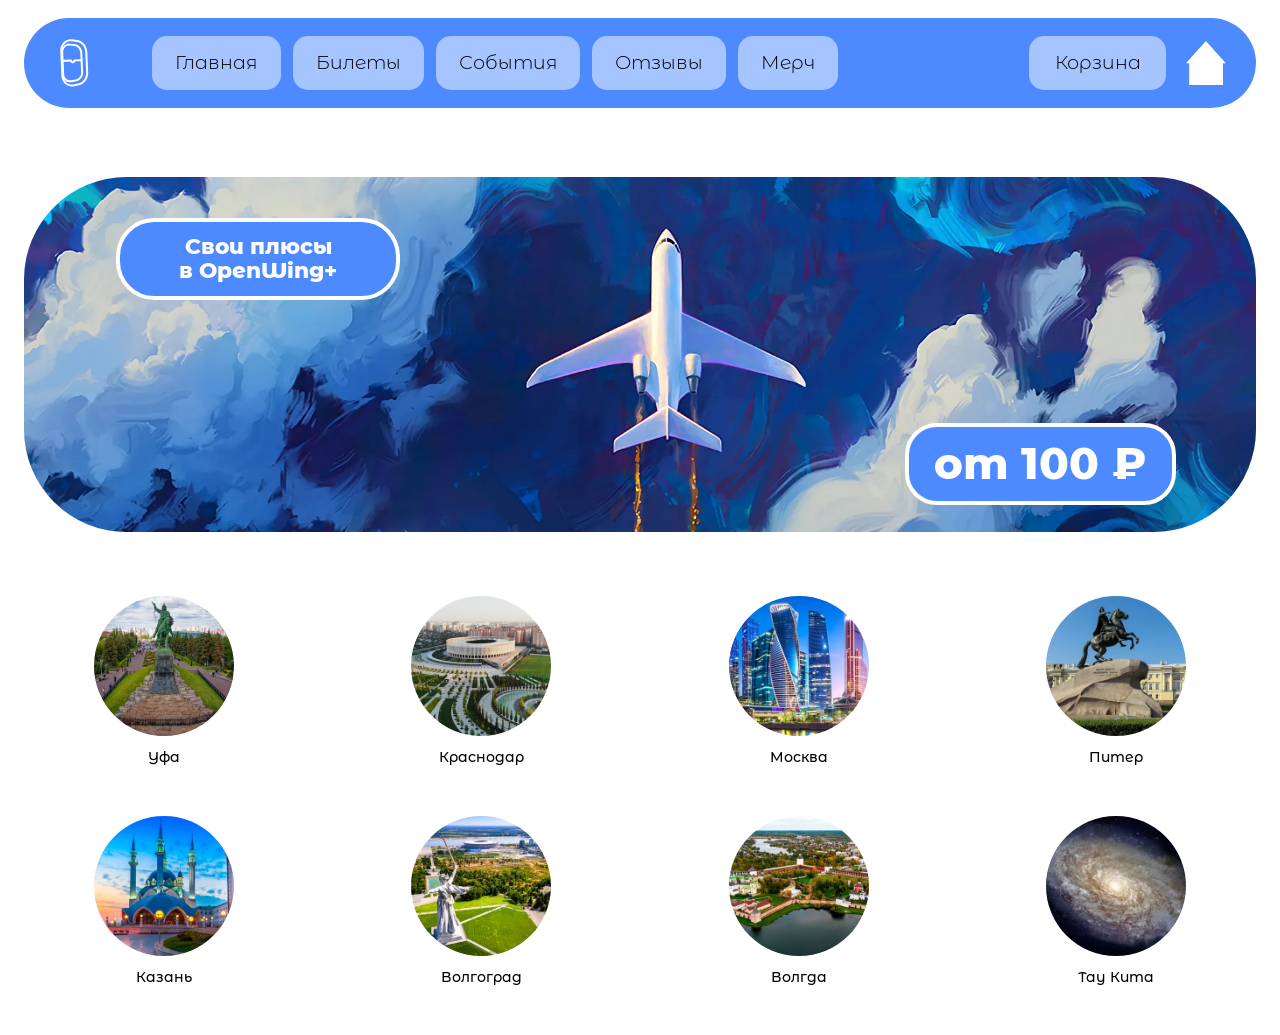
<file: index.html>
<!DOCTYPE html>
<html lang="ru">
<head>
  <meta charset="UTF-8">
  <meta name="viewport" content="width=device-width, initial-scale=1.0">
  <title>OpenWing — авиабилеты от 100 ₽</title>
  <link rel="stylesheet" href="styles/style.css">
</head>
<body>
  <header class="header">
    <div class="header__bar">
      <a href="404.html" class="header__logo" aria-label="OpenWing — страница 404"><svg class="logo-port" viewBox="0 0 300 380" fill="none" xmlns="http://www.w3.org/2000/svg" aria-hidden="true"><g stroke="currentColor" stroke-width="14" stroke-linecap="round" stroke-linejoin="round"><path d="M133.49 30.46 L168.73 34.66 L168.73 34.66 L174.62 35.65 L180.42 37.20 L186.10 39.28 L191.60 41.87 L196.89 44.95 L201.94 48.48 L206.72 52.43 L211.21 56.76 L215.37 61.46 L219.18 66.47 L222.63 71.77 L225.69 77.31 L228.35 83.06 L230.60 88.99 L232.42 95.04 L233.81 101.20 L234.76 107.42 L235.26 113.65 L241.70 256.54 L241.70 256.54 L241.75 262.79 L241.37 269.07 L240.54 275.32 L239.27 281.52 L237.56 287.63 L235.43 293.59 L232.88 299.39 L229.92 304.97 L226.57 310.31 L222.85 315.36 L218.78 320.08 L214.37 324.44 L209.65 328.41 L204.66 331.95 L199.41 335.02 L193.95 337.61 L188.31 339.67 L182.53 341.19 L147.81 348.54 L147.81 348.54 L141.47 349.57 L135.07 350.00 L128.66 349.80 L122.29 348.97 L116.01 347.50 L109.87 345.40 L103.93 342.66 L98.25 339.30 L92.88 335.33 L87.87 330.80 L83.27 325.72 L79.13 320.14 L75.49 314.10 L72.40 307.66 L69.88 300.87 L67.96 293.79 L66.66 286.49 L66.00 279.04 L58.26 107.03 L58.26 107.03 L58.25 99.55 L58.88 92.16 L60.16 84.94 L62.06 77.95 L64.56 71.26 L67.64 64.92 L71.26 58.99 L75.38 53.52 L79.97 48.55 L84.96 44.12 L90.32 40.26 L95.98 37.00 L101.91 34.35 L108.03 32.32 L114.30 30.92 L120.67 30.15 L127.08 30.00 L133.49 30.46 Z"/><path d="M117.82 60.93 L150.88 63.79 L150.88 63.79 L155.14 64.36 L159.35 65.34 L163.48 66.70 L167.49 68.43 L171.37 70.52 L175.08 72.94 L178.61 75.68 L181.92 78.71 L185.00 82.01 L187.83 85.55 L190.39 89.31 L192.67 93.27 L194.66 97.38 L196.33 101.63 L197.69 105.99 L198.73 110.42 L199.43 114.91 L199.80 119.41 L205.86 253.99 L205.86 253.99 L205.90 258.51 L205.60 263.04 L204.97 267.55 L204.01 272.01 L202.72 276.39 L201.11 280.67 L199.20 284.81 L196.98 288.79 L194.48 292.57 L191.71 296.13 L188.68 299.45 L185.42 302.49 L181.94 305.24 L178.27 307.67 L174.42 309.76 L170.44 311.48 L166.33 312.83 L162.14 313.78 L129.47 319.60 L129.47 319.60 L124.92 320.19 L120.34 320.36 L115.78 320.08 L111.26 319.37 L106.82 318.21 L102.49 316.62 L98.33 314.59 L94.36 312.15 L90.61 309.30 L87.13 306.07 L83.95 302.48 L81.09 298.56 L78.58 294.34 L76.45 289.86 L74.71 285.14 L73.39 280.25 L72.50 275.21 L72.05 270.07 L65.09 115.42 L65.09 115.42 L65.08 110.26 L65.51 105.16 L66.38 100.17 L67.69 95.32 L69.41 90.66 L71.52 86.23 L74.02 82.07 L76.87 78.21 L80.05 74.68 L83.52 71.51 L87.26 68.72 L91.22 66.33 L95.38 64.35 L99.70 62.80 L104.14 61.68 L108.67 61.00 L113.24 60.75 L117.82 60.93 Z"/><path d="M67.76 174.70 L127.39 173.06 L127.39 173.06 L127.84 176.02 L128.88 178.81 L130.46 181.29 L132.49 183.33 L134.88 184.82 L137.49 185.69 L140.20 185.91 L142.85 185.47 L145.34 184.40 L147.52 182.75 L149.30 180.61 L150.60 178.09 L151.35 175.30 L151.51 172.39 L202.13 171.00"/></g></svg></a>
      <nav class="nav" aria-label="Основная навигация">
        <a href="index.html" class="nav__btn" data-page="index">Главная</a>
        <a href="tickets.html" class="nav__btn" data-page="tickets">Билеты</a>
        <a href="events.html" class="nav__btn" data-page="events">События</a>
        <a href="reviews.html" class="nav__btn" data-page="reviews">Отзывы</a>
        <a href="merch.html" class="nav__btn" data-page="merch">Мерч</a>
      </nav>
      <div class="header__actions">
        <a href="cart.html" class="header__cart" id="cart-link">Корзина</a>
        <a href="index.html" class="header__home" id="home-btn" aria-label="На главную, в начало"><svg viewBox="0 0 45 45" fill="none" xmlns="http://www.w3.org/2000/svg" aria-hidden="true"><path d="M42.7193 22.6003H39.8417V44.9999H5.28822V22.6003H2.0088L22.3641 -9.96248e-05L42.7193 22.6003Z" fill="currentColor"/></svg></a>
      </div>
      <button type="button" class="header__burger" id="burger" aria-label="Меню" aria-expanded="false"><span></span><span></span><span></span></button>
    </div>
  </header>

  <main>
    <!-- DIV 1 — ГЛАВНАЯ -->
    <section class="section section--hero">
      <a href="pricing.html" class="hero__banner" aria-label="Тарифы OpenWing+">
        <span class="hero__pill hero__pill--title">Свои плюсы<br>в OpenWing+</span>
        <span class="hero__pill hero__pill--price">от 100 ₽</span>
      </a>
      <ul class="cities">
        <li class="cities__item"><a href="tickets.html" class="city" data-city="Уфа"><span class="city__photo"><img src="assets/images/div1/city-ufa.webp" alt="Уфа" loading="lazy"></span><span class="city__name">Уфа</span></a></li>
        <li class="cities__item"><a href="tickets.html" class="city" data-city="Краснодар"><span class="city__photo"><img src="assets/images/div1/city-krasnodar.webp" alt="Краснодар" loading="lazy"></span><span class="city__name">Краснодар</span></a></li>
        <li class="cities__item"><a href="tickets.html" class="city" data-city="Москва"><span class="city__photo"><img src="assets/images/div1/city-moscow.webp" alt="Москва" loading="lazy"></span><span class="city__name">Москва</span></a></li>
        <li class="cities__item"><a href="tickets.html" class="city" data-city="Питер"><span class="city__photo"><img src="assets/images/div1/city-piter.webp" alt="Санкт-Петербург" loading="lazy"></span><span class="city__name">Питер</span></a></li>
        <li class="cities__item"><a href="tickets.html" class="city" data-city="Казань"><span class="city__photo"><img src="assets/images/div1/city-kazan.webp" alt="Казань" loading="lazy"></span><span class="city__name">Казань</span></a></li>
        <li class="cities__item"><a href="tickets.html" class="city" data-city="Волгоград"><span class="city__photo"><img src="assets/images/div1/city-volgograd.webp" alt="Волгоград" loading="lazy"></span><span class="city__name">Волгоград</span></a></li>
        <li class="cities__item"><a href="tickets.html" class="city" data-city="Волгда"><span class="city__photo"><img src="assets/images/div1/city-volgda.webp" alt="Волгда" loading="lazy"></span><span class="city__name">Волгда</span></a></li>
        <li class="cities__item"><a href="tickets.html" class="city" data-city="Тау Кита"><span class="city__photo"><img src="assets/images/div1/city-tau-kita.webp" alt="Тау Кита" loading="lazy"></span><span class="city__name">Тау Кита</span></a></li>
      </ul>
    </section>
  </main>

  <div class="nav-overlay" id="nav-overlay"></div>
  <script src="scripts/catalog.js"></script>
  <script src="scripts/main.js"></script>
</body>
</html>
</file>
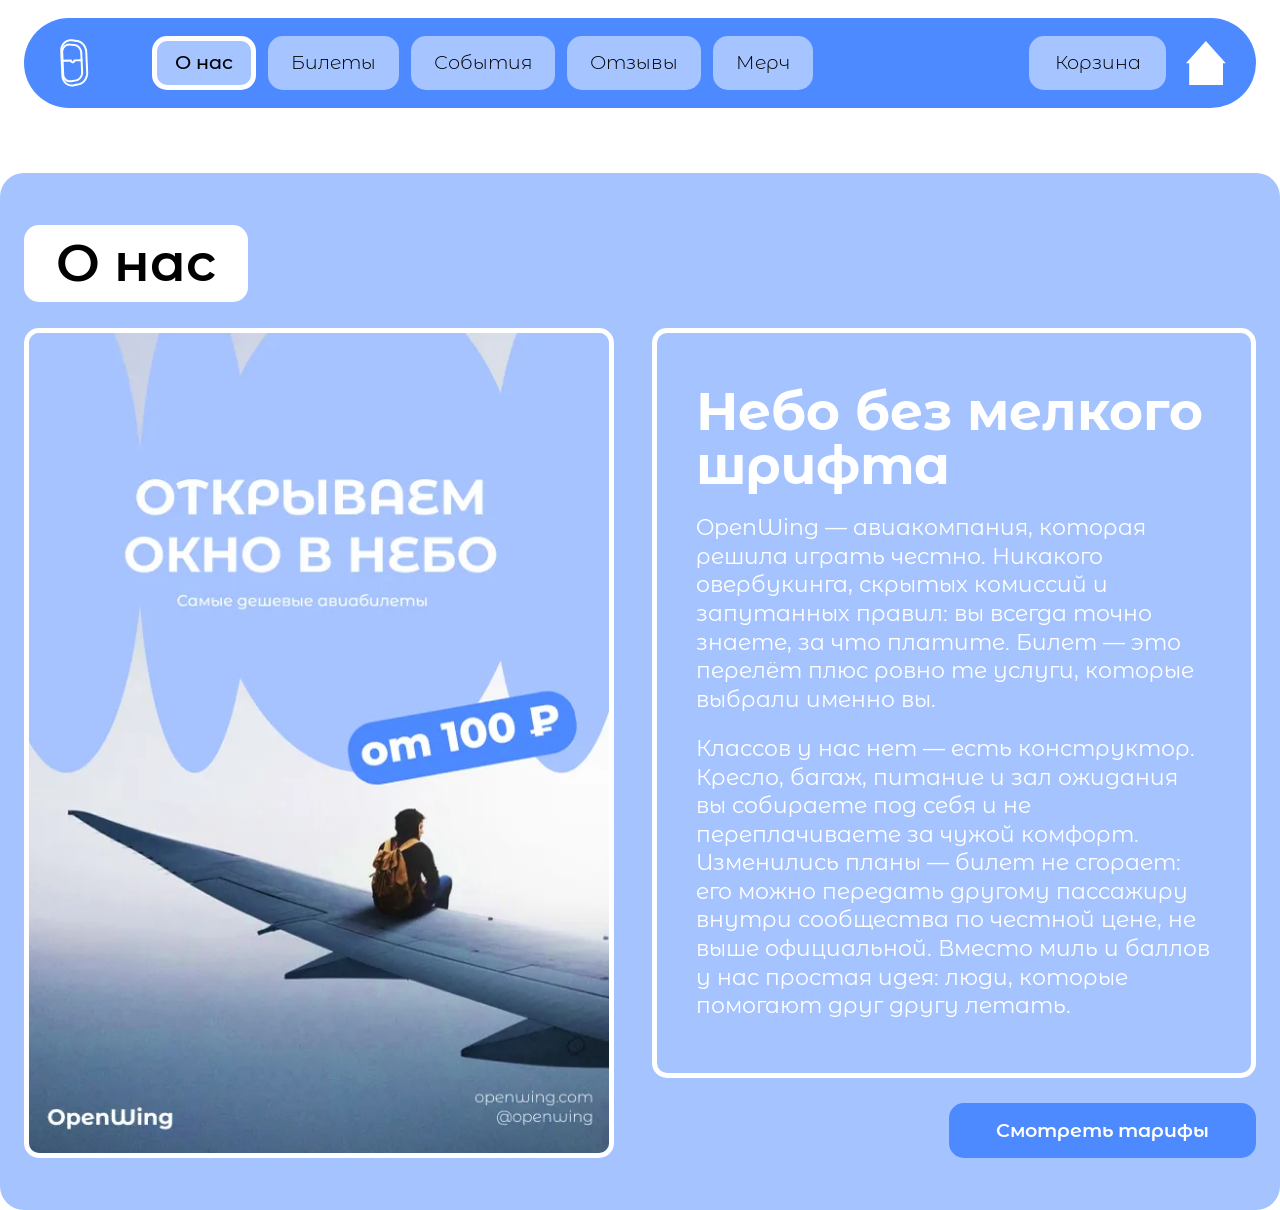
<file: about.html>
<!DOCTYPE html>
<html lang="ru">
<head>
  <meta charset="UTF-8">
  <meta name="viewport" content="width=device-width, initial-scale=1.0">
  <title>О нас — OpenWing</title>
  <link rel="stylesheet" href="styles/style.css">
</head>
<body>
  <header class="header">
    <div class="header__bar">
      <a href="404.html" class="header__logo" aria-label="OpenWing — страница 404"><svg class="logo-port" viewBox="0 0 300 380" fill="none" xmlns="http://www.w3.org/2000/svg" aria-hidden="true"><g stroke="currentColor" stroke-width="14" stroke-linecap="round" stroke-linejoin="round"><path d="M133.49 30.46 L168.73 34.66 L168.73 34.66 L174.62 35.65 L180.42 37.20 L186.10 39.28 L191.60 41.87 L196.89 44.95 L201.94 48.48 L206.72 52.43 L211.21 56.76 L215.37 61.46 L219.18 66.47 L222.63 71.77 L225.69 77.31 L228.35 83.06 L230.60 88.99 L232.42 95.04 L233.81 101.20 L234.76 107.42 L235.26 113.65 L241.70 256.54 L241.70 256.54 L241.75 262.79 L241.37 269.07 L240.54 275.32 L239.27 281.52 L237.56 287.63 L235.43 293.59 L232.88 299.39 L229.92 304.97 L226.57 310.31 L222.85 315.36 L218.78 320.08 L214.37 324.44 L209.65 328.41 L204.66 331.95 L199.41 335.02 L193.95 337.61 L188.31 339.67 L182.53 341.19 L147.81 348.54 L147.81 348.54 L141.47 349.57 L135.07 350.00 L128.66 349.80 L122.29 348.97 L116.01 347.50 L109.87 345.40 L103.93 342.66 L98.25 339.30 L92.88 335.33 L87.87 330.80 L83.27 325.72 L79.13 320.14 L75.49 314.10 L72.40 307.66 L69.88 300.87 L67.96 293.79 L66.66 286.49 L66.00 279.04 L58.26 107.03 L58.26 107.03 L58.25 99.55 L58.88 92.16 L60.16 84.94 L62.06 77.95 L64.56 71.26 L67.64 64.92 L71.26 58.99 L75.38 53.52 L79.97 48.55 L84.96 44.12 L90.32 40.26 L95.98 37.00 L101.91 34.35 L108.03 32.32 L114.30 30.92 L120.67 30.15 L127.08 30.00 L133.49 30.46 Z"/><path d="M117.82 60.93 L150.88 63.79 L150.88 63.79 L155.14 64.36 L159.35 65.34 L163.48 66.70 L167.49 68.43 L171.37 70.52 L175.08 72.94 L178.61 75.68 L181.92 78.71 L185.00 82.01 L187.83 85.55 L190.39 89.31 L192.67 93.27 L194.66 97.38 L196.33 101.63 L197.69 105.99 L198.73 110.42 L199.43 114.91 L199.80 119.41 L205.86 253.99 L205.86 253.99 L205.90 258.51 L205.60 263.04 L204.97 267.55 L204.01 272.01 L202.72 276.39 L201.11 280.67 L199.20 284.81 L196.98 288.79 L194.48 292.57 L191.71 296.13 L188.68 299.45 L185.42 302.49 L181.94 305.24 L178.27 307.67 L174.42 309.76 L170.44 311.48 L166.33 312.83 L162.14 313.78 L129.47 319.60 L129.47 319.60 L124.92 320.19 L120.34 320.36 L115.78 320.08 L111.26 319.37 L106.82 318.21 L102.49 316.62 L98.33 314.59 L94.36 312.15 L90.61 309.30 L87.13 306.07 L83.95 302.48 L81.09 298.56 L78.58 294.34 L76.45 289.86 L74.71 285.14 L73.39 280.25 L72.50 275.21 L72.05 270.07 L65.09 115.42 L65.09 115.42 L65.08 110.26 L65.51 105.16 L66.38 100.17 L67.69 95.32 L69.41 90.66 L71.52 86.23 L74.02 82.07 L76.87 78.21 L80.05 74.68 L83.52 71.51 L87.26 68.72 L91.22 66.33 L95.38 64.35 L99.70 62.80 L104.14 61.68 L108.67 61.00 L113.24 60.75 L117.82 60.93 Z"/><path d="M67.76 174.70 L127.39 173.06 L127.39 173.06 L127.84 176.02 L128.88 178.81 L130.46 181.29 L132.49 183.33 L134.88 184.82 L137.49 185.69 L140.20 185.91 L142.85 185.47 L145.34 184.40 L147.52 182.75 L149.30 180.61 L150.60 178.09 L151.35 175.30 L151.51 172.39 L202.13 171.00"/></g></svg></a>
      <nav class="nav" aria-label="Основная навигация">
        <a href="about.html" class="nav__btn" data-page="about">О нас</a>
        <a href="tickets.html" class="nav__btn" data-page="tickets">Билеты</a>
        <a href="events.html" class="nav__btn" data-page="events">События</a>
        <a href="reviews.html" class="nav__btn" data-page="reviews">Отзывы</a>
        <a href="merch.html" class="nav__btn" data-page="merch">Мерч</a>
      </nav>
      <div class="header__actions">
        <a href="cart.html" class="header__cart" id="cart-link">Корзина</a>
        <a href="index.html" class="header__home" id="home-btn" aria-label="На главную, в начало"><svg viewBox="0 0 45 45" fill="none" xmlns="http://www.w3.org/2000/svg" aria-hidden="true"><path d="M42.7193 22.6003H39.8417V44.9999H5.28822V22.6003H2.0088L22.3641 -9.96248e-05L42.7193 22.6003Z" fill="currentColor"/></svg></a>
      </div>
      <button type="button" class="header__burger" id="burger" aria-label="Меню" aria-expanded="false"><span></span><span></span><span></span></button>
    </div>
  </header>

  <main>
    <!-- DIV 1.6 — О НАС -->
    <section class="section section--about">
      <h2 class="about__title">О нас</h2>
      <div class="about__body">
        <a href="pricing.html" class="about__poster" aria-label="Тарифы OpenWing+">
          <img src="assets/images/div6/about-hero.webp" alt="Открываем окно в небо — самые дешёвые авиабилеты от 100 ₽">
        </a>
        <div class="about__col">
          <div class="about__card">
            <h3 class="about__heading">Небо без мелкого шрифта</h3>
            <p class="about__text">OpenWing — авиакомпания, которая решила играть честно. Никакого овербукинга, скрытых комиссий и запутанных правил: вы всегда точно знаете, за что платите. Билет — это перелёт плюс ровно те услуги, которые выбрали именно вы.</p>
            <p class="about__text">Классов у нас нет — есть конструктор. Кресло, багаж, питание и зал ожидания вы собираете под себя и не переплачиваете за чужой комфорт. Изменились планы — билет не сгорает: его можно передать другому пассажиру внутри сообщества по честной цене, не выше официальной. Вместо миль и баллов у нас простая идея: люди, которые помогают друг другу летать.</p>
          </div>
          <a href="pricing.html" class="about__cta">Смотреть тарифы</a>
        </div>
      </div>
    </section>
  </main>

  <div class="nav-overlay" id="nav-overlay"></div>
  <script src="scripts/catalog.js"></script>
  <script src="scripts/main.js"></script>
</body>
</html>
</file>
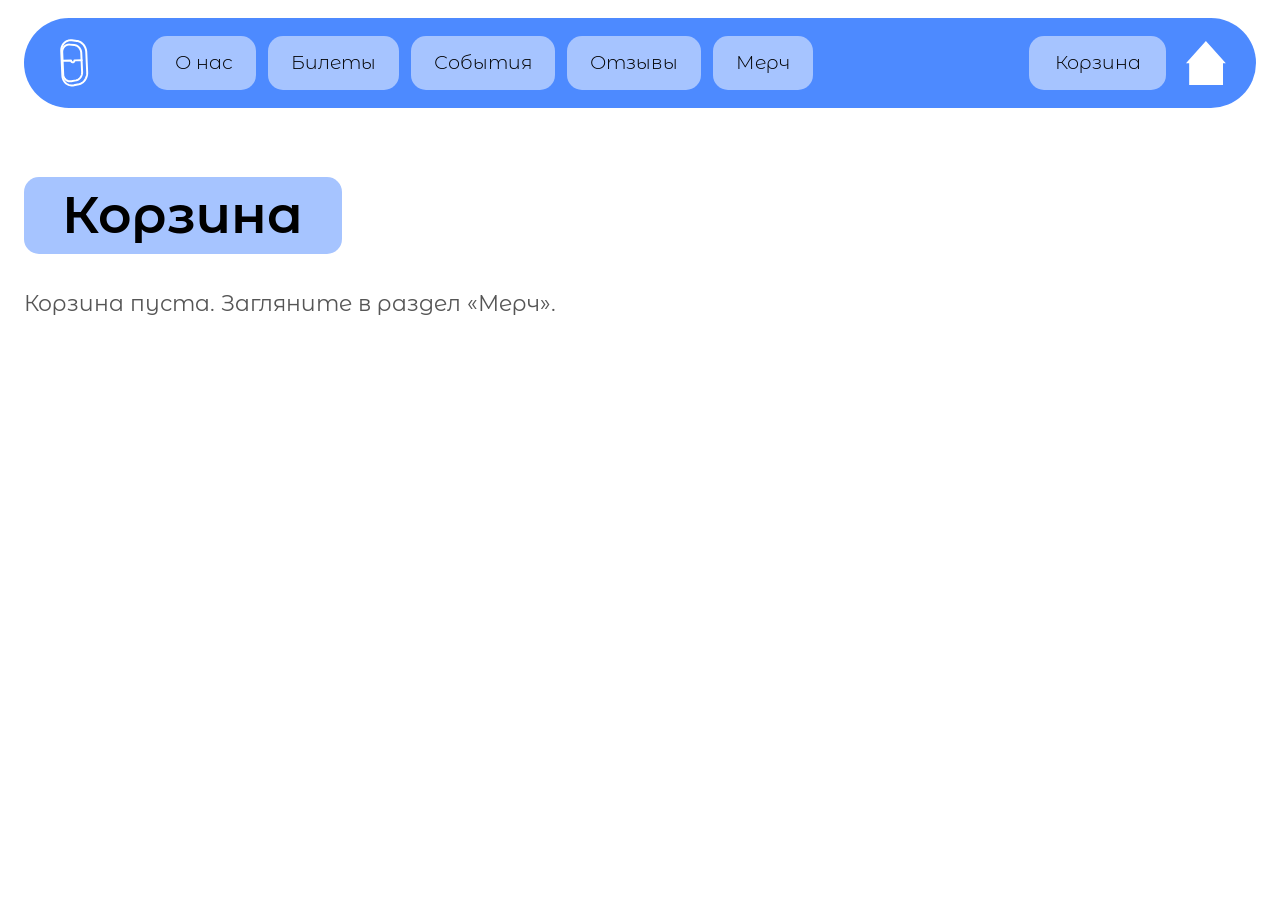
<file: cart.html>
<!DOCTYPE html>
<html lang="ru">
<head>
  <meta charset="UTF-8">
  <meta name="viewport" content="width=device-width, initial-scale=1.0">
  <title>Корзина — OpenWing</title>
  <link rel="stylesheet" href="styles/style.css">
</head>
<body>
  <header class="header">
    <div class="header__bar">
      <a href="404.html" class="header__logo" aria-label="OpenWing — страница 404"><svg class="logo-port" viewBox="0 0 300 380" fill="none" xmlns="http://www.w3.org/2000/svg" aria-hidden="true"><g stroke="currentColor" stroke-width="14" stroke-linecap="round" stroke-linejoin="round"><path d="M133.49 30.46 L168.73 34.66 L168.73 34.66 L174.62 35.65 L180.42 37.20 L186.10 39.28 L191.60 41.87 L196.89 44.95 L201.94 48.48 L206.72 52.43 L211.21 56.76 L215.37 61.46 L219.18 66.47 L222.63 71.77 L225.69 77.31 L228.35 83.06 L230.60 88.99 L232.42 95.04 L233.81 101.20 L234.76 107.42 L235.26 113.65 L241.70 256.54 L241.70 256.54 L241.75 262.79 L241.37 269.07 L240.54 275.32 L239.27 281.52 L237.56 287.63 L235.43 293.59 L232.88 299.39 L229.92 304.97 L226.57 310.31 L222.85 315.36 L218.78 320.08 L214.37 324.44 L209.65 328.41 L204.66 331.95 L199.41 335.02 L193.95 337.61 L188.31 339.67 L182.53 341.19 L147.81 348.54 L147.81 348.54 L141.47 349.57 L135.07 350.00 L128.66 349.80 L122.29 348.97 L116.01 347.50 L109.87 345.40 L103.93 342.66 L98.25 339.30 L92.88 335.33 L87.87 330.80 L83.27 325.72 L79.13 320.14 L75.49 314.10 L72.40 307.66 L69.88 300.87 L67.96 293.79 L66.66 286.49 L66.00 279.04 L58.26 107.03 L58.26 107.03 L58.25 99.55 L58.88 92.16 L60.16 84.94 L62.06 77.95 L64.56 71.26 L67.64 64.92 L71.26 58.99 L75.38 53.52 L79.97 48.55 L84.96 44.12 L90.32 40.26 L95.98 37.00 L101.91 34.35 L108.03 32.32 L114.30 30.92 L120.67 30.15 L127.08 30.00 L133.49 30.46 Z"/><path d="M117.82 60.93 L150.88 63.79 L150.88 63.79 L155.14 64.36 L159.35 65.34 L163.48 66.70 L167.49 68.43 L171.37 70.52 L175.08 72.94 L178.61 75.68 L181.92 78.71 L185.00 82.01 L187.83 85.55 L190.39 89.31 L192.67 93.27 L194.66 97.38 L196.33 101.63 L197.69 105.99 L198.73 110.42 L199.43 114.91 L199.80 119.41 L205.86 253.99 L205.86 253.99 L205.90 258.51 L205.60 263.04 L204.97 267.55 L204.01 272.01 L202.72 276.39 L201.11 280.67 L199.20 284.81 L196.98 288.79 L194.48 292.57 L191.71 296.13 L188.68 299.45 L185.42 302.49 L181.94 305.24 L178.27 307.67 L174.42 309.76 L170.44 311.48 L166.33 312.83 L162.14 313.78 L129.47 319.60 L129.47 319.60 L124.92 320.19 L120.34 320.36 L115.78 320.08 L111.26 319.37 L106.82 318.21 L102.49 316.62 L98.33 314.59 L94.36 312.15 L90.61 309.30 L87.13 306.07 L83.95 302.48 L81.09 298.56 L78.58 294.34 L76.45 289.86 L74.71 285.14 L73.39 280.25 L72.50 275.21 L72.05 270.07 L65.09 115.42 L65.09 115.42 L65.08 110.26 L65.51 105.16 L66.38 100.17 L67.69 95.32 L69.41 90.66 L71.52 86.23 L74.02 82.07 L76.87 78.21 L80.05 74.68 L83.52 71.51 L87.26 68.72 L91.22 66.33 L95.38 64.35 L99.70 62.80 L104.14 61.68 L108.67 61.00 L113.24 60.75 L117.82 60.93 Z"/><path d="M67.76 174.70 L127.39 173.06 L127.39 173.06 L127.84 176.02 L128.88 178.81 L130.46 181.29 L132.49 183.33 L134.88 184.82 L137.49 185.69 L140.20 185.91 L142.85 185.47 L145.34 184.40 L147.52 182.75 L149.30 180.61 L150.60 178.09 L151.35 175.30 L151.51 172.39 L202.13 171.00"/></g></svg></a>
      <nav class="nav" aria-label="Основная навигация">
        <a href="about.html" class="nav__btn" data-page="about">О нас</a>
        <a href="tickets.html" class="nav__btn" data-page="tickets">Билеты</a>
        <a href="events.html" class="nav__btn" data-page="events">События</a>
        <a href="reviews.html" class="nav__btn" data-page="reviews">Отзывы</a>
        <a href="merch.html" class="nav__btn" data-page="merch">Мерч</a>
      </nav>
      <div class="header__actions">
        <a href="cart.html" class="header__cart" id="cart-link">Корзина</a>
        <a href="index.html" class="header__home" id="home-btn" aria-label="На главную, в начало"><svg viewBox="0 0 45 45" fill="none" xmlns="http://www.w3.org/2000/svg" aria-hidden="true"><path d="M42.7193 22.6003H39.8417V44.9999H5.28822V22.6003H2.0088L22.3641 -9.96248e-05L42.7193 22.6003Z" fill="currentColor"/></svg></a>
      </div>
      <button type="button" class="header__burger" id="burger" aria-label="Меню" aria-expanded="false"><span></span><span></span><span></span></button>
    </div>
  </header>
  <main>
    <section class="section cart-page">
      <h1 class="cart-page__title">Корзина</h1>
      <div class="cart-list" id="cart-list"></div>
    </section>
  </main>
  <div class="nav-overlay" id="nav-overlay"></div>
  <script src="scripts/catalog.js"></script>
  <script src="scripts/main.js"></script>
  <script src="scripts/cart.js"></script>
</body>
</html>
</file>
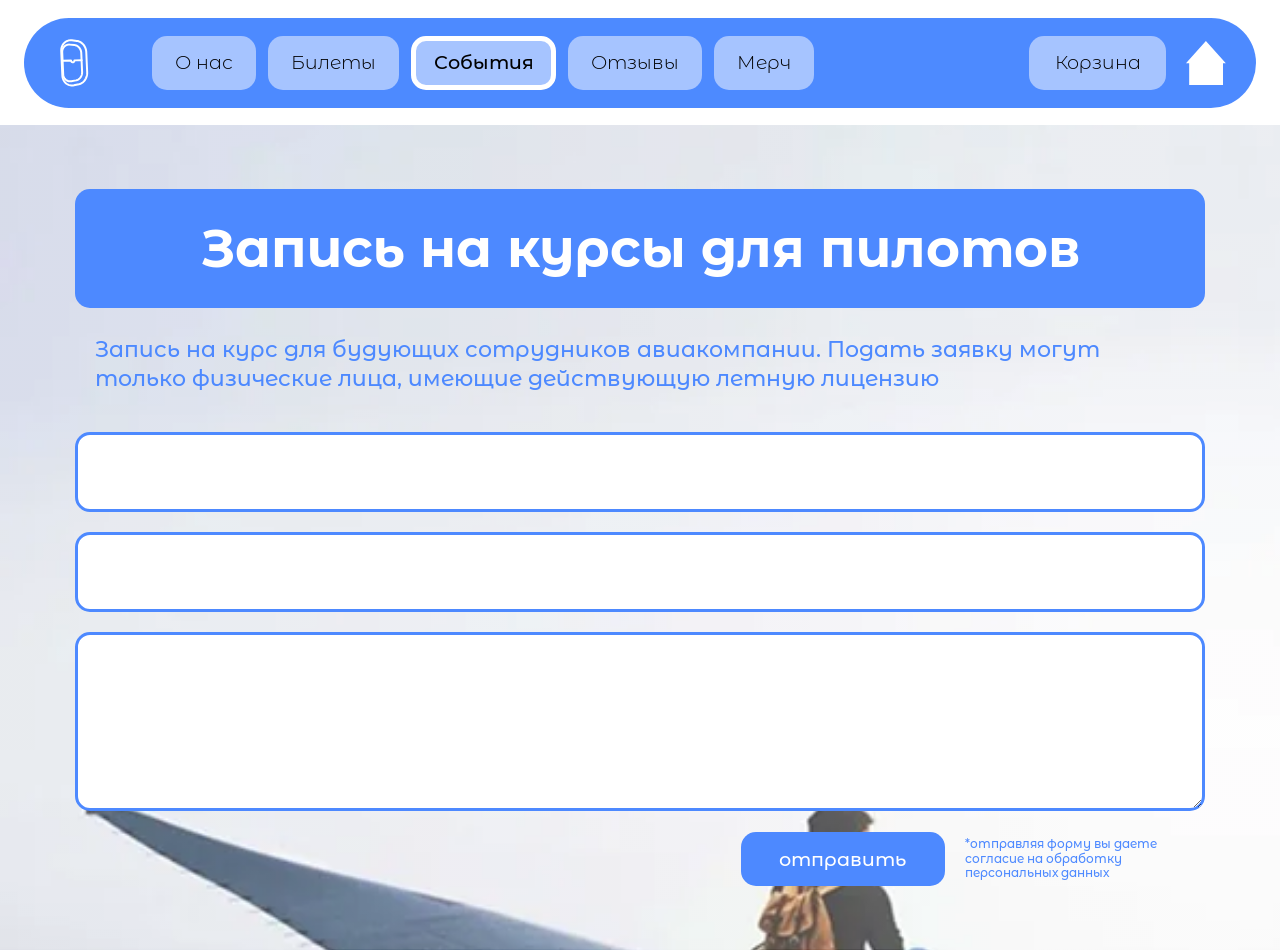
<file: enroll.html>
<!DOCTYPE html>
<html lang="ru">
<head>
  <meta charset="UTF-8">
  <meta name="viewport" content="width=device-width, initial-scale=1.0">
  <title>Запись на курсы для пилотов — OpenWing</title>
  <link rel="stylesheet" href="styles/style.css">
</head>
<body class="page-enroll">
  <header class="header">
    <div class="header__bar">
      <a href="404.html" class="header__logo" aria-label="OpenWing — страница 404"><svg class="logo-port" viewBox="0 0 300 380" fill="none" xmlns="http://www.w3.org/2000/svg" aria-hidden="true"><g stroke="currentColor" stroke-width="14" stroke-linecap="round" stroke-linejoin="round"><path d="M133.49 30.46 L168.73 34.66 L168.73 34.66 L174.62 35.65 L180.42 37.20 L186.10 39.28 L191.60 41.87 L196.89 44.95 L201.94 48.48 L206.72 52.43 L211.21 56.76 L215.37 61.46 L219.18 66.47 L222.63 71.77 L225.69 77.31 L228.35 83.06 L230.60 88.99 L232.42 95.04 L233.81 101.20 L234.76 107.42 L235.26 113.65 L241.70 256.54 L241.70 256.54 L241.75 262.79 L241.37 269.07 L240.54 275.32 L239.27 281.52 L237.56 287.63 L235.43 293.59 L232.88 299.39 L229.92 304.97 L226.57 310.31 L222.85 315.36 L218.78 320.08 L214.37 324.44 L209.65 328.41 L204.66 331.95 L199.41 335.02 L193.95 337.61 L188.31 339.67 L182.53 341.19 L147.81 348.54 L147.81 348.54 L141.47 349.57 L135.07 350.00 L128.66 349.80 L122.29 348.97 L116.01 347.50 L109.87 345.40 L103.93 342.66 L98.25 339.30 L92.88 335.33 L87.87 330.80 L83.27 325.72 L79.13 320.14 L75.49 314.10 L72.40 307.66 L69.88 300.87 L67.96 293.79 L66.66 286.49 L66.00 279.04 L58.26 107.03 L58.26 107.03 L58.25 99.55 L58.88 92.16 L60.16 84.94 L62.06 77.95 L64.56 71.26 L67.64 64.92 L71.26 58.99 L75.38 53.52 L79.97 48.55 L84.96 44.12 L90.32 40.26 L95.98 37.00 L101.91 34.35 L108.03 32.32 L114.30 30.92 L120.67 30.15 L127.08 30.00 L133.49 30.46 Z"/><path d="M117.82 60.93 L150.88 63.79 L150.88 63.79 L155.14 64.36 L159.35 65.34 L163.48 66.70 L167.49 68.43 L171.37 70.52 L175.08 72.94 L178.61 75.68 L181.92 78.71 L185.00 82.01 L187.83 85.55 L190.39 89.31 L192.67 93.27 L194.66 97.38 L196.33 101.63 L197.69 105.99 L198.73 110.42 L199.43 114.91 L199.80 119.41 L205.86 253.99 L205.86 253.99 L205.90 258.51 L205.60 263.04 L204.97 267.55 L204.01 272.01 L202.72 276.39 L201.11 280.67 L199.20 284.81 L196.98 288.79 L194.48 292.57 L191.71 296.13 L188.68 299.45 L185.42 302.49 L181.94 305.24 L178.27 307.67 L174.42 309.76 L170.44 311.48 L166.33 312.83 L162.14 313.78 L129.47 319.60 L129.47 319.60 L124.92 320.19 L120.34 320.36 L115.78 320.08 L111.26 319.37 L106.82 318.21 L102.49 316.62 L98.33 314.59 L94.36 312.15 L90.61 309.30 L87.13 306.07 L83.95 302.48 L81.09 298.56 L78.58 294.34 L76.45 289.86 L74.71 285.14 L73.39 280.25 L72.50 275.21 L72.05 270.07 L65.09 115.42 L65.09 115.42 L65.08 110.26 L65.51 105.16 L66.38 100.17 L67.69 95.32 L69.41 90.66 L71.52 86.23 L74.02 82.07 L76.87 78.21 L80.05 74.68 L83.52 71.51 L87.26 68.72 L91.22 66.33 L95.38 64.35 L99.70 62.80 L104.14 61.68 L108.67 61.00 L113.24 60.75 L117.82 60.93 Z"/><path d="M67.76 174.70 L127.39 173.06 L127.39 173.06 L127.84 176.02 L128.88 178.81 L130.46 181.29 L132.49 183.33 L134.88 184.82 L137.49 185.69 L140.20 185.91 L142.85 185.47 L145.34 184.40 L147.52 182.75 L149.30 180.61 L150.60 178.09 L151.35 175.30 L151.51 172.39 L202.13 171.00"/></g></svg></a>
      <nav class="nav" aria-label="Основная навигация">
        <a href="about.html" class="nav__btn" data-page="about">О нас</a>
        <a href="tickets.html" class="nav__btn" data-page="tickets">Билеты</a>
        <a href="events.html" class="nav__btn" data-page="events">События</a>
        <a href="reviews.html" class="nav__btn" data-page="reviews">Отзывы</a>
        <a href="merch.html" class="nav__btn" data-page="merch">Мерч</a>
      </nav>
      <div class="header__actions">
        <a href="cart.html" class="header__cart" id="cart-link">Корзина</a>
        <a href="index.html" class="header__home" id="home-btn" aria-label="На главную, в начало"><svg viewBox="0 0 45 45" fill="none" xmlns="http://www.w3.org/2000/svg" aria-hidden="true"><path d="M42.7193 22.6003H39.8417V44.9999H5.28822V22.6003H2.0088L22.3641 -9.96248e-05L42.7193 22.6003Z" fill="currentColor"/></svg></a>
      </div>
      <button type="button" class="header__burger" id="burger" aria-label="Меню" aria-expanded="false"><span></span><span></span><span></span></button>
    </div>
  </header>

  <main class="enroll">
    <form class="enroll__form" id="enroll-form" autocomplete="off">
      <h1 class="enroll__title">Запись на курсы для пилотов</h1>
      <p class="enroll__desc">Запись на курс для будующих сотрудников авиакомпании. Подать заявку могут только физические лица, имеющие действующую летную лицензию</p>

      <input type="text" class="enroll__input" name="fio" placeholder="Ф.И.О">
      <input type="text" class="enroll__input" name="license" placeholder="Номер лицензии">
      <textarea class="enroll__input enroll__input--area" name="experience" placeholder="Расскажите об опыте работы"></textarea>

      <div class="enroll__footer">
        <button type="submit" class="enroll__submit">отправить</button>
        <p class="enroll__note">*отправляя форму вы даете согласие на обработку персональных данных</p>
      </div>
    </form>
  </main>

  <div class="nav-overlay" id="nav-overlay"></div>
  <script src="scripts/catalog.js"></script>
  <script src="scripts/main.js"></script>
  <script src="scripts/enroll.js"></script>
</body>
</html>
</file>
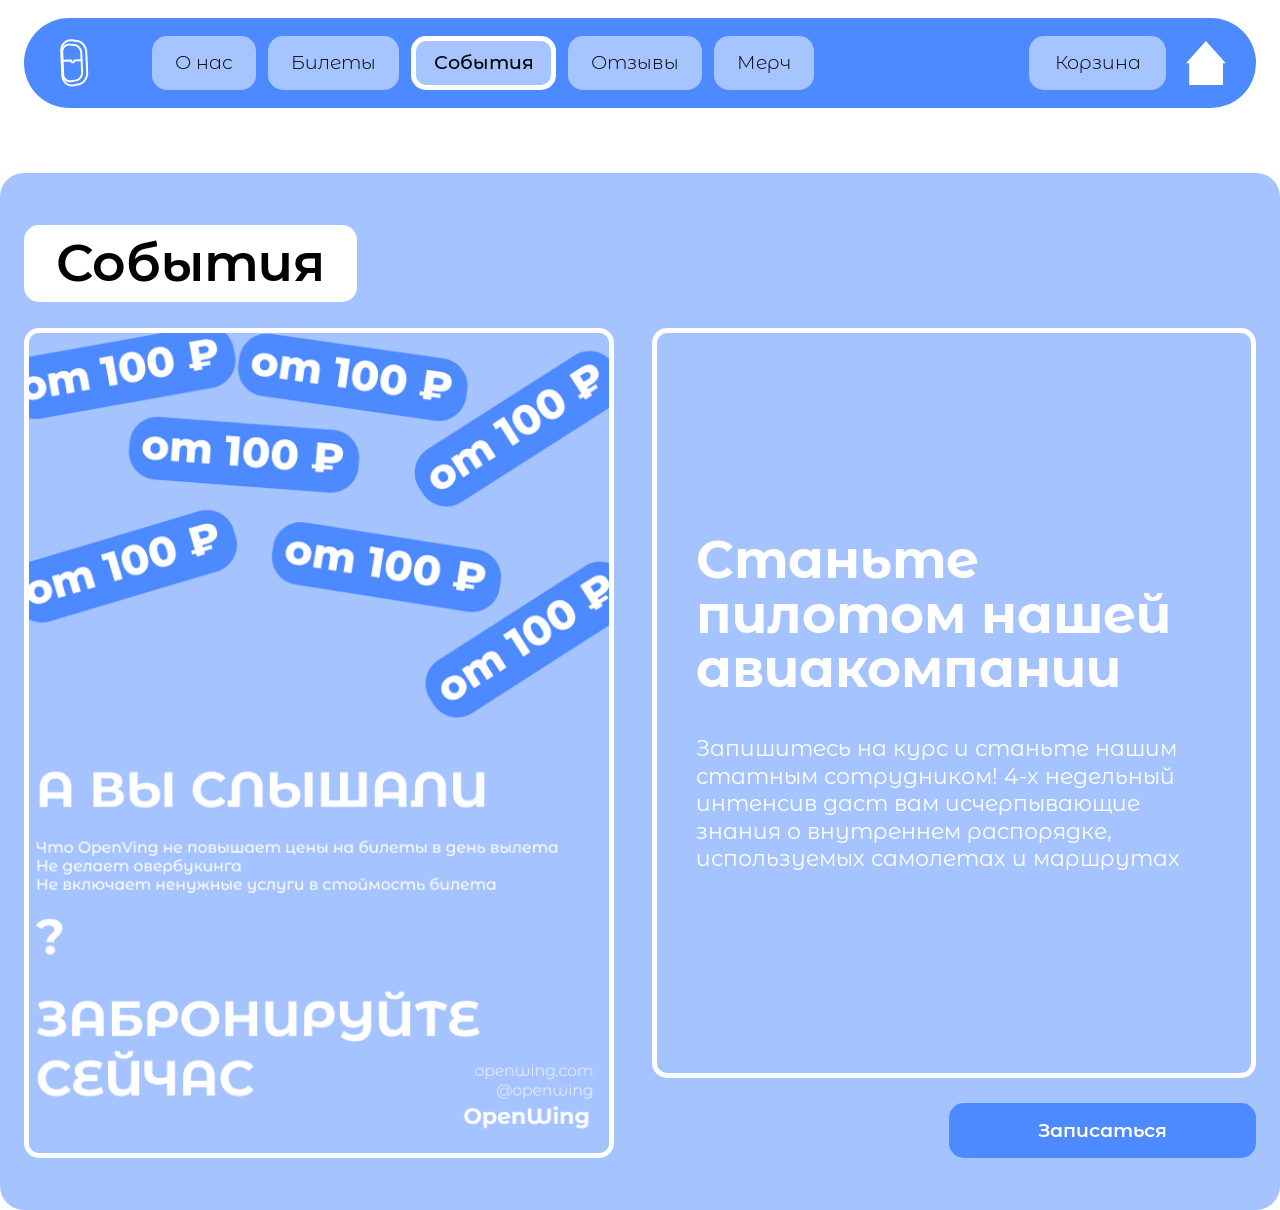
<file: events.html>
<!DOCTYPE html>
<html lang="ru">
<head>
  <meta charset="UTF-8">
  <meta name="viewport" content="width=device-width, initial-scale=1.0">
  <title>События — OpenWing</title>
  <link rel="stylesheet" href="styles/style.css">
</head>
<body>
  <header class="header">
    <div class="header__bar">
      <a href="404.html" class="header__logo" aria-label="OpenWing — страница 404"><svg class="logo-port" viewBox="0 0 300 380" fill="none" xmlns="http://www.w3.org/2000/svg" aria-hidden="true"><g stroke="currentColor" stroke-width="14" stroke-linecap="round" stroke-linejoin="round"><path d="M133.49 30.46 L168.73 34.66 L168.73 34.66 L174.62 35.65 L180.42 37.20 L186.10 39.28 L191.60 41.87 L196.89 44.95 L201.94 48.48 L206.72 52.43 L211.21 56.76 L215.37 61.46 L219.18 66.47 L222.63 71.77 L225.69 77.31 L228.35 83.06 L230.60 88.99 L232.42 95.04 L233.81 101.20 L234.76 107.42 L235.26 113.65 L241.70 256.54 L241.70 256.54 L241.75 262.79 L241.37 269.07 L240.54 275.32 L239.27 281.52 L237.56 287.63 L235.43 293.59 L232.88 299.39 L229.92 304.97 L226.57 310.31 L222.85 315.36 L218.78 320.08 L214.37 324.44 L209.65 328.41 L204.66 331.95 L199.41 335.02 L193.95 337.61 L188.31 339.67 L182.53 341.19 L147.81 348.54 L147.81 348.54 L141.47 349.57 L135.07 350.00 L128.66 349.80 L122.29 348.97 L116.01 347.50 L109.87 345.40 L103.93 342.66 L98.25 339.30 L92.88 335.33 L87.87 330.80 L83.27 325.72 L79.13 320.14 L75.49 314.10 L72.40 307.66 L69.88 300.87 L67.96 293.79 L66.66 286.49 L66.00 279.04 L58.26 107.03 L58.26 107.03 L58.25 99.55 L58.88 92.16 L60.16 84.94 L62.06 77.95 L64.56 71.26 L67.64 64.92 L71.26 58.99 L75.38 53.52 L79.97 48.55 L84.96 44.12 L90.32 40.26 L95.98 37.00 L101.91 34.35 L108.03 32.32 L114.30 30.92 L120.67 30.15 L127.08 30.00 L133.49 30.46 Z"/><path d="M117.82 60.93 L150.88 63.79 L150.88 63.79 L155.14 64.36 L159.35 65.34 L163.48 66.70 L167.49 68.43 L171.37 70.52 L175.08 72.94 L178.61 75.68 L181.92 78.71 L185.00 82.01 L187.83 85.55 L190.39 89.31 L192.67 93.27 L194.66 97.38 L196.33 101.63 L197.69 105.99 L198.73 110.42 L199.43 114.91 L199.80 119.41 L205.86 253.99 L205.86 253.99 L205.90 258.51 L205.60 263.04 L204.97 267.55 L204.01 272.01 L202.72 276.39 L201.11 280.67 L199.20 284.81 L196.98 288.79 L194.48 292.57 L191.71 296.13 L188.68 299.45 L185.42 302.49 L181.94 305.24 L178.27 307.67 L174.42 309.76 L170.44 311.48 L166.33 312.83 L162.14 313.78 L129.47 319.60 L129.47 319.60 L124.92 320.19 L120.34 320.36 L115.78 320.08 L111.26 319.37 L106.82 318.21 L102.49 316.62 L98.33 314.59 L94.36 312.15 L90.61 309.30 L87.13 306.07 L83.95 302.48 L81.09 298.56 L78.58 294.34 L76.45 289.86 L74.71 285.14 L73.39 280.25 L72.50 275.21 L72.05 270.07 L65.09 115.42 L65.09 115.42 L65.08 110.26 L65.51 105.16 L66.38 100.17 L67.69 95.32 L69.41 90.66 L71.52 86.23 L74.02 82.07 L76.87 78.21 L80.05 74.68 L83.52 71.51 L87.26 68.72 L91.22 66.33 L95.38 64.35 L99.70 62.80 L104.14 61.68 L108.67 61.00 L113.24 60.75 L117.82 60.93 Z"/><path d="M67.76 174.70 L127.39 173.06 L127.39 173.06 L127.84 176.02 L128.88 178.81 L130.46 181.29 L132.49 183.33 L134.88 184.82 L137.49 185.69 L140.20 185.91 L142.85 185.47 L145.34 184.40 L147.52 182.75 L149.30 180.61 L150.60 178.09 L151.35 175.30 L151.51 172.39 L202.13 171.00"/></g></svg></a>
      <nav class="nav" aria-label="Основная навигация">
        <a href="about.html" class="nav__btn" data-page="about">О нас</a>
        <a href="tickets.html" class="nav__btn" data-page="tickets">Билеты</a>
        <a href="events.html" class="nav__btn" data-page="events">События</a>
        <a href="reviews.html" class="nav__btn" data-page="reviews">Отзывы</a>
        <a href="merch.html" class="nav__btn" data-page="merch">Мерч</a>
      </nav>
      <div class="header__actions">
        <a href="cart.html" class="header__cart" id="cart-link">Корзина</a>
        <a href="index.html" class="header__home" id="home-btn" aria-label="На главную, в начало"><svg viewBox="0 0 45 45" fill="none" xmlns="http://www.w3.org/2000/svg" aria-hidden="true"><path d="M42.7193 22.6003H39.8417V44.9999H5.28822V22.6003H2.0088L22.3641 -9.96248e-05L42.7193 22.6003Z" fill="currentColor"/></svg></a>
      </div>
      <button type="button" class="header__burger" id="burger" aria-label="Меню" aria-expanded="false"><span></span><span></span><span></span></button>
    </div>
  </header>

  <main>
    <!-- DIV 1.3 — СОБЫТИЯ -->
    <section class="section section--events">
      <h2 class="events__title">События</h2>
      <div class="events__body">
        <a href="enroll.html" class="events__poster" aria-label="Запись на курсы для пилотов">
          <img src="assets/images/div3/poster.webp" alt="Билеты OpenWing от 100 ₽ — забронируйте сейчас">
        </a>
        <div class="events__col">
          <div class="events__card">
            <h3 class="events__heading">Станьте пилотом нашей авиакомпании</h3>
            <p class="events__text">Запишитесь на курс и станьте нашим статным сотрудником! 4-х недельный интенсив даст вам исчерпывающие знания о внутреннем распорядке, используемых самолетах и маршрутах</p>
          </div>
          <a href="enroll.html" class="events__enroll">Записаться</a>
        </div>
      </div>
    </section>
  </main>

  <div class="nav-overlay" id="nav-overlay"></div>
  <script src="scripts/catalog.js"></script>
  <script src="scripts/main.js"></script>
</body>
</html>
</file>
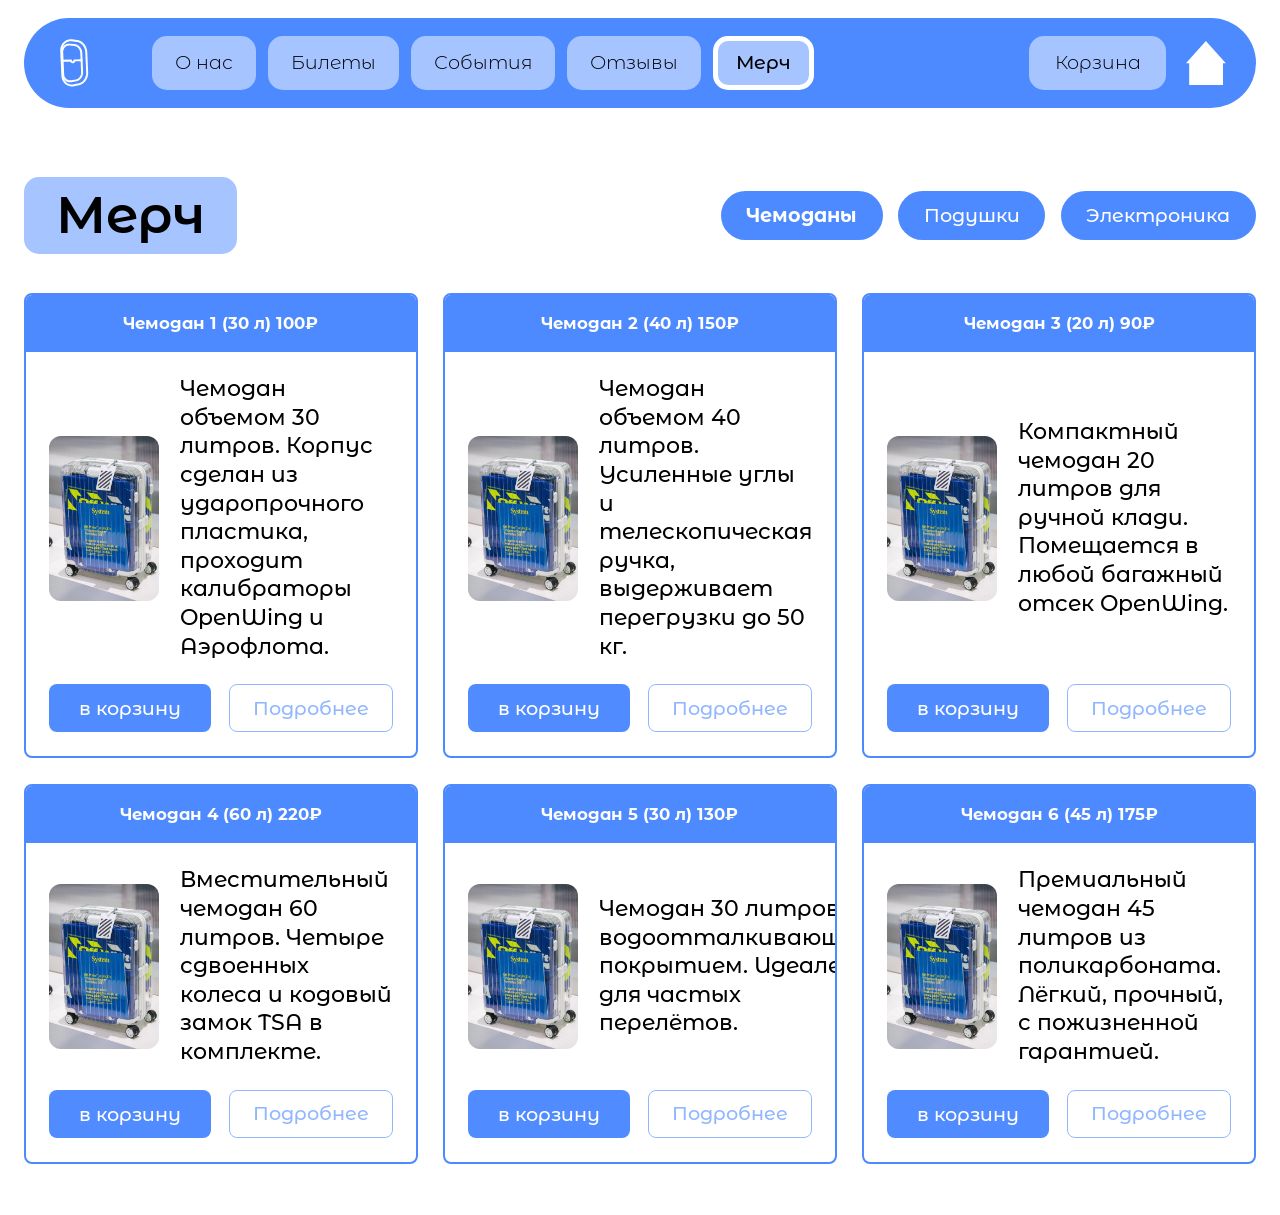
<file: merch.html>
<!DOCTYPE html>
<html lang="ru">
<head>
  <meta charset="UTF-8">
  <meta name="viewport" content="width=device-width, initial-scale=1.0">
  <title>Мерч — OpenWing</title>
  <link rel="stylesheet" href="styles/style.css">
</head>
<body>
  <header class="header">
    <div class="header__bar">
      <a href="404.html" class="header__logo" aria-label="OpenWing — страница 404"><svg class="logo-port" viewBox="0 0 300 380" fill="none" xmlns="http://www.w3.org/2000/svg" aria-hidden="true"><g stroke="currentColor" stroke-width="14" stroke-linecap="round" stroke-linejoin="round"><path d="M133.49 30.46 L168.73 34.66 L168.73 34.66 L174.62 35.65 L180.42 37.20 L186.10 39.28 L191.60 41.87 L196.89 44.95 L201.94 48.48 L206.72 52.43 L211.21 56.76 L215.37 61.46 L219.18 66.47 L222.63 71.77 L225.69 77.31 L228.35 83.06 L230.60 88.99 L232.42 95.04 L233.81 101.20 L234.76 107.42 L235.26 113.65 L241.70 256.54 L241.70 256.54 L241.75 262.79 L241.37 269.07 L240.54 275.32 L239.27 281.52 L237.56 287.63 L235.43 293.59 L232.88 299.39 L229.92 304.97 L226.57 310.31 L222.85 315.36 L218.78 320.08 L214.37 324.44 L209.65 328.41 L204.66 331.95 L199.41 335.02 L193.95 337.61 L188.31 339.67 L182.53 341.19 L147.81 348.54 L147.81 348.54 L141.47 349.57 L135.07 350.00 L128.66 349.80 L122.29 348.97 L116.01 347.50 L109.87 345.40 L103.93 342.66 L98.25 339.30 L92.88 335.33 L87.87 330.80 L83.27 325.72 L79.13 320.14 L75.49 314.10 L72.40 307.66 L69.88 300.87 L67.96 293.79 L66.66 286.49 L66.00 279.04 L58.26 107.03 L58.26 107.03 L58.25 99.55 L58.88 92.16 L60.16 84.94 L62.06 77.95 L64.56 71.26 L67.64 64.92 L71.26 58.99 L75.38 53.52 L79.97 48.55 L84.96 44.12 L90.32 40.26 L95.98 37.00 L101.91 34.35 L108.03 32.32 L114.30 30.92 L120.67 30.15 L127.08 30.00 L133.49 30.46 Z"/><path d="M117.82 60.93 L150.88 63.79 L150.88 63.79 L155.14 64.36 L159.35 65.34 L163.48 66.70 L167.49 68.43 L171.37 70.52 L175.08 72.94 L178.61 75.68 L181.92 78.71 L185.00 82.01 L187.83 85.55 L190.39 89.31 L192.67 93.27 L194.66 97.38 L196.33 101.63 L197.69 105.99 L198.73 110.42 L199.43 114.91 L199.80 119.41 L205.86 253.99 L205.86 253.99 L205.90 258.51 L205.60 263.04 L204.97 267.55 L204.01 272.01 L202.72 276.39 L201.11 280.67 L199.20 284.81 L196.98 288.79 L194.48 292.57 L191.71 296.13 L188.68 299.45 L185.42 302.49 L181.94 305.24 L178.27 307.67 L174.42 309.76 L170.44 311.48 L166.33 312.83 L162.14 313.78 L129.47 319.60 L129.47 319.60 L124.92 320.19 L120.34 320.36 L115.78 320.08 L111.26 319.37 L106.82 318.21 L102.49 316.62 L98.33 314.59 L94.36 312.15 L90.61 309.30 L87.13 306.07 L83.95 302.48 L81.09 298.56 L78.58 294.34 L76.45 289.86 L74.71 285.14 L73.39 280.25 L72.50 275.21 L72.05 270.07 L65.09 115.42 L65.09 115.42 L65.08 110.26 L65.51 105.16 L66.38 100.17 L67.69 95.32 L69.41 90.66 L71.52 86.23 L74.02 82.07 L76.87 78.21 L80.05 74.68 L83.52 71.51 L87.26 68.72 L91.22 66.33 L95.38 64.35 L99.70 62.80 L104.14 61.68 L108.67 61.00 L113.24 60.75 L117.82 60.93 Z"/><path d="M67.76 174.70 L127.39 173.06 L127.39 173.06 L127.84 176.02 L128.88 178.81 L130.46 181.29 L132.49 183.33 L134.88 184.82 L137.49 185.69 L140.20 185.91 L142.85 185.47 L145.34 184.40 L147.52 182.75 L149.30 180.61 L150.60 178.09 L151.35 175.30 L151.51 172.39 L202.13 171.00"/></g></svg></a>
      <nav class="nav" aria-label="Основная навигация">
        <a href="about.html" class="nav__btn" data-page="about">О нас</a>
        <a href="tickets.html" class="nav__btn" data-page="tickets">Билеты</a>
        <a href="events.html" class="nav__btn" data-page="events">События</a>
        <a href="reviews.html" class="nav__btn" data-page="reviews">Отзывы</a>
        <a href="merch.html" class="nav__btn" data-page="merch">Мерч</a>
      </nav>
      <div class="header__actions">
        <a href="cart.html" class="header__cart" id="cart-link">Корзина</a>
        <a href="index.html" class="header__home" id="home-btn" aria-label="На главную, в начало"><svg viewBox="0 0 45 45" fill="none" xmlns="http://www.w3.org/2000/svg" aria-hidden="true"><path d="M42.7193 22.6003H39.8417V44.9999H5.28822V22.6003H2.0088L22.3641 -9.96248e-05L42.7193 22.6003Z" fill="currentColor"/></svg></a>
      </div>
      <button type="button" class="header__burger" id="burger" aria-label="Меню" aria-expanded="false"><span></span><span></span><span></span></button>
    </div>
  </header>

  <main>
    <!-- DIV 1.5 — МЕРЧ -->
    <section class="section section--merch">
      <div class="merch__top">
        <h2 class="merch__title">Мерч</h2>
        <div class="merch__cats" id="merch-cats"></div>
      </div>
      <div class="merch__grid" id="merch-grid"></div>
    </section>
  </main>

  <div class="nav-overlay" id="nav-overlay"></div>
  <script src="scripts/catalog.js"></script>
  <script src="scripts/main.js"></script>
  <script src="scripts/merch.js"></script>
</body>
</html>
</file>
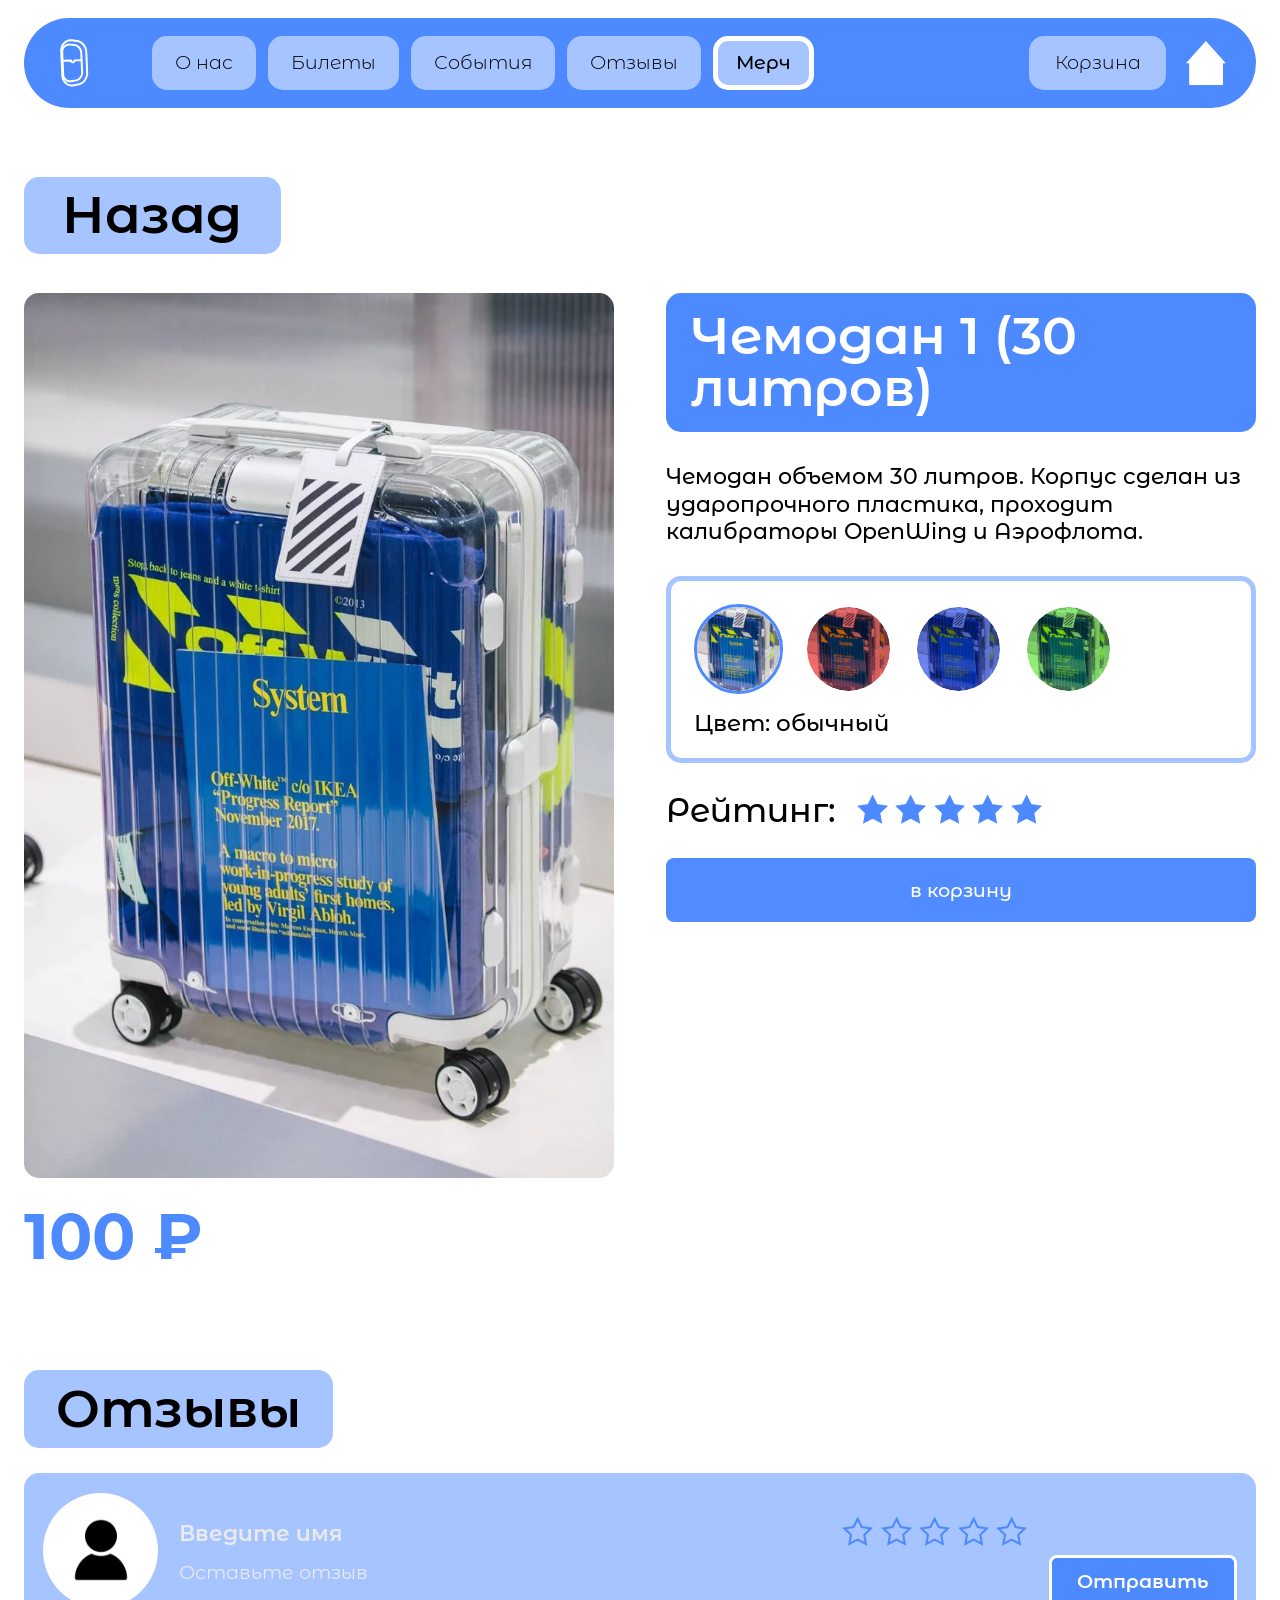
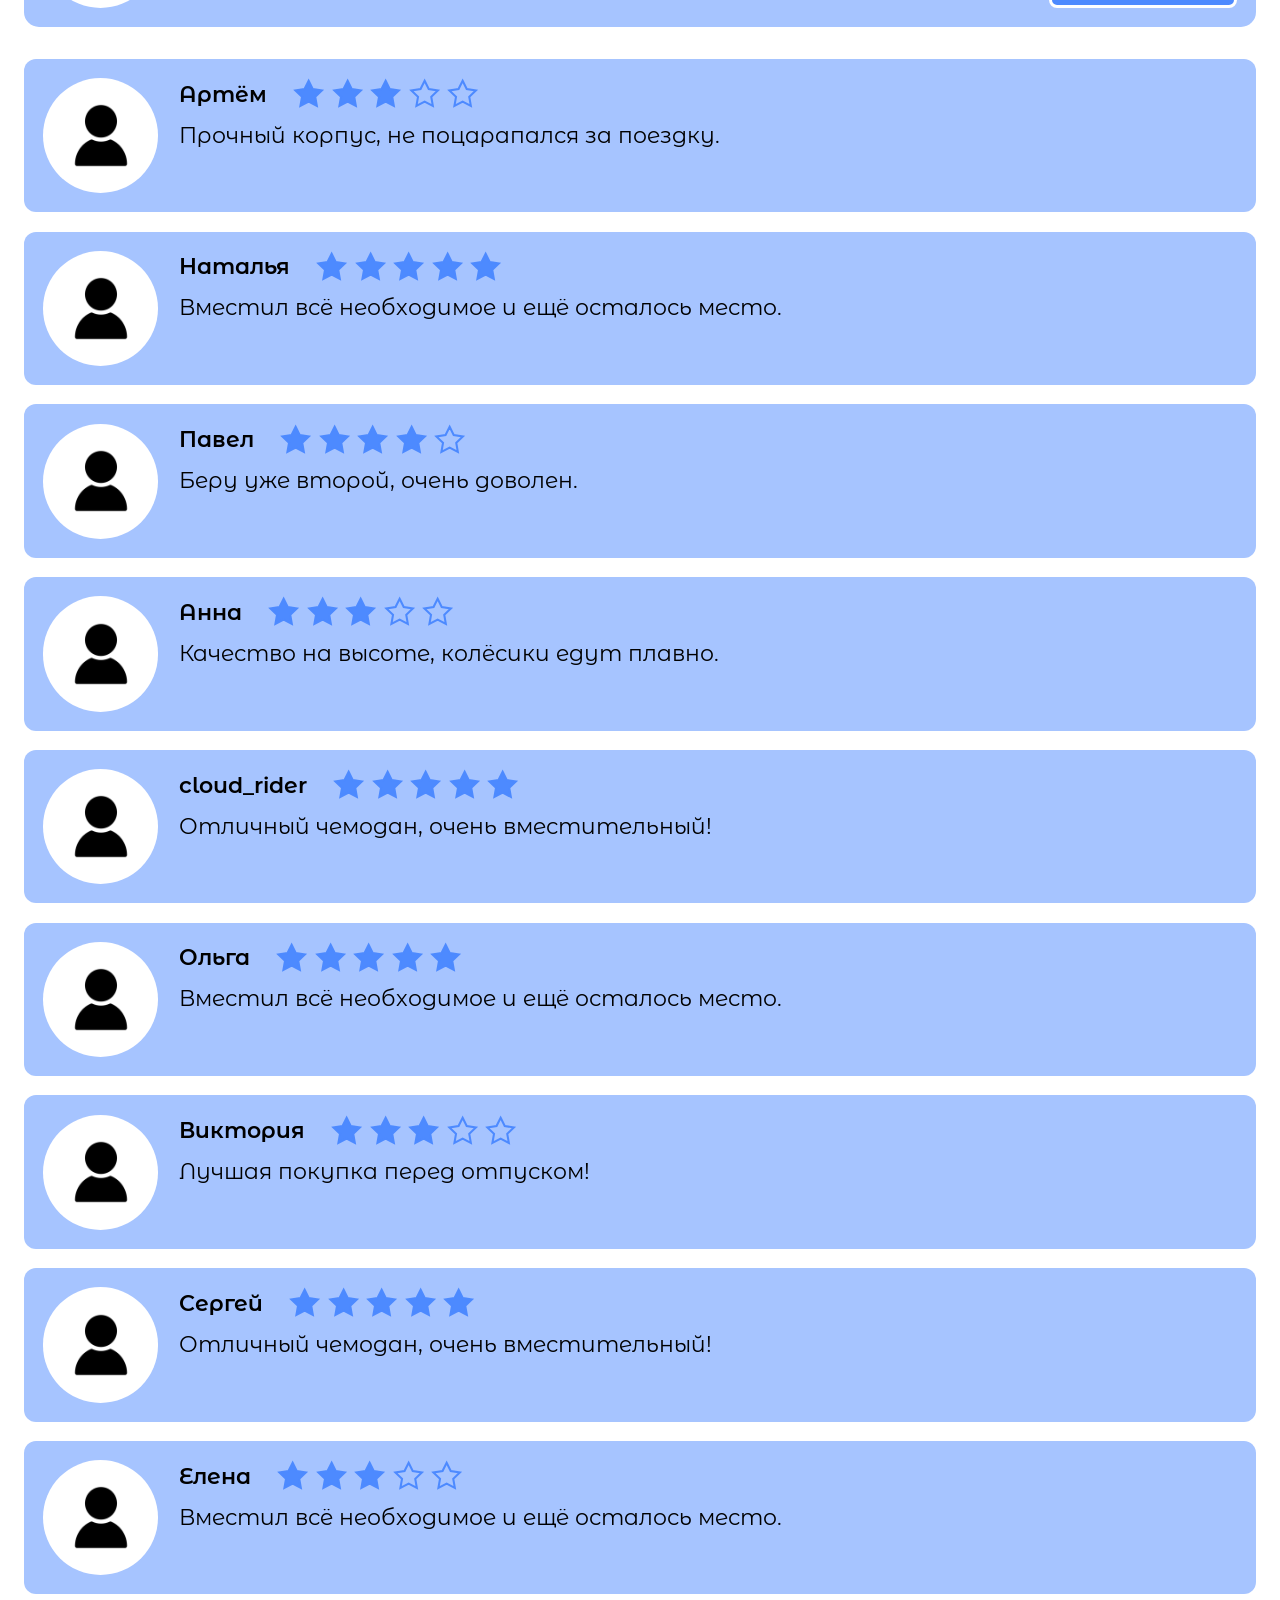
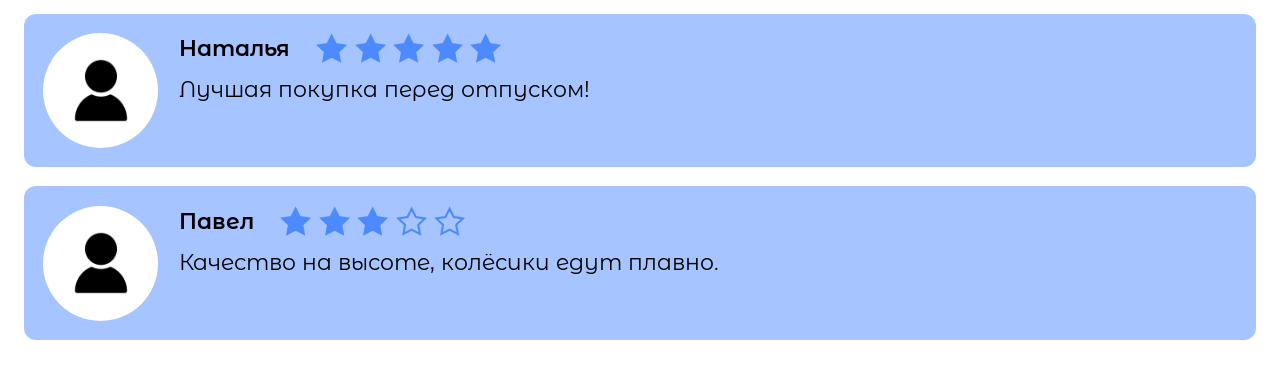
<file: product.html>
<!DOCTYPE html>
<html lang="ru">
<head>
  <meta charset="UTF-8">
  <meta name="viewport" content="width=device-width, initial-scale=1.0">
  <title>Товар — OpenWing</title>
  <link rel="stylesheet" href="styles/style.css">
</head>
<body>
  <header class="header">
    <div class="header__bar">
      <a href="404.html" class="header__logo" aria-label="OpenWing — страница 404"><svg class="logo-port" viewBox="0 0 300 380" fill="none" xmlns="http://www.w3.org/2000/svg" aria-hidden="true"><g stroke="currentColor" stroke-width="14" stroke-linecap="round" stroke-linejoin="round"><path d="M133.49 30.46 L168.73 34.66 L168.73 34.66 L174.62 35.65 L180.42 37.20 L186.10 39.28 L191.60 41.87 L196.89 44.95 L201.94 48.48 L206.72 52.43 L211.21 56.76 L215.37 61.46 L219.18 66.47 L222.63 71.77 L225.69 77.31 L228.35 83.06 L230.60 88.99 L232.42 95.04 L233.81 101.20 L234.76 107.42 L235.26 113.65 L241.70 256.54 L241.70 256.54 L241.75 262.79 L241.37 269.07 L240.54 275.32 L239.27 281.52 L237.56 287.63 L235.43 293.59 L232.88 299.39 L229.92 304.97 L226.57 310.31 L222.85 315.36 L218.78 320.08 L214.37 324.44 L209.65 328.41 L204.66 331.95 L199.41 335.02 L193.95 337.61 L188.31 339.67 L182.53 341.19 L147.81 348.54 L147.81 348.54 L141.47 349.57 L135.07 350.00 L128.66 349.80 L122.29 348.97 L116.01 347.50 L109.87 345.40 L103.93 342.66 L98.25 339.30 L92.88 335.33 L87.87 330.80 L83.27 325.72 L79.13 320.14 L75.49 314.10 L72.40 307.66 L69.88 300.87 L67.96 293.79 L66.66 286.49 L66.00 279.04 L58.26 107.03 L58.26 107.03 L58.25 99.55 L58.88 92.16 L60.16 84.94 L62.06 77.95 L64.56 71.26 L67.64 64.92 L71.26 58.99 L75.38 53.52 L79.97 48.55 L84.96 44.12 L90.32 40.26 L95.98 37.00 L101.91 34.35 L108.03 32.32 L114.30 30.92 L120.67 30.15 L127.08 30.00 L133.49 30.46 Z"/><path d="M117.82 60.93 L150.88 63.79 L150.88 63.79 L155.14 64.36 L159.35 65.34 L163.48 66.70 L167.49 68.43 L171.37 70.52 L175.08 72.94 L178.61 75.68 L181.92 78.71 L185.00 82.01 L187.83 85.55 L190.39 89.31 L192.67 93.27 L194.66 97.38 L196.33 101.63 L197.69 105.99 L198.73 110.42 L199.43 114.91 L199.80 119.41 L205.86 253.99 L205.86 253.99 L205.90 258.51 L205.60 263.04 L204.97 267.55 L204.01 272.01 L202.72 276.39 L201.11 280.67 L199.20 284.81 L196.98 288.79 L194.48 292.57 L191.71 296.13 L188.68 299.45 L185.42 302.49 L181.94 305.24 L178.27 307.67 L174.42 309.76 L170.44 311.48 L166.33 312.83 L162.14 313.78 L129.47 319.60 L129.47 319.60 L124.92 320.19 L120.34 320.36 L115.78 320.08 L111.26 319.37 L106.82 318.21 L102.49 316.62 L98.33 314.59 L94.36 312.15 L90.61 309.30 L87.13 306.07 L83.95 302.48 L81.09 298.56 L78.58 294.34 L76.45 289.86 L74.71 285.14 L73.39 280.25 L72.50 275.21 L72.05 270.07 L65.09 115.42 L65.09 115.42 L65.08 110.26 L65.51 105.16 L66.38 100.17 L67.69 95.32 L69.41 90.66 L71.52 86.23 L74.02 82.07 L76.87 78.21 L80.05 74.68 L83.52 71.51 L87.26 68.72 L91.22 66.33 L95.38 64.35 L99.70 62.80 L104.14 61.68 L108.67 61.00 L113.24 60.75 L117.82 60.93 Z"/><path d="M67.76 174.70 L127.39 173.06 L127.39 173.06 L127.84 176.02 L128.88 178.81 L130.46 181.29 L132.49 183.33 L134.88 184.82 L137.49 185.69 L140.20 185.91 L142.85 185.47 L145.34 184.40 L147.52 182.75 L149.30 180.61 L150.60 178.09 L151.35 175.30 L151.51 172.39 L202.13 171.00"/></g></svg></a>
      <nav class="nav" aria-label="Основная навигация">
        <a href="about.html" class="nav__btn" data-page="about">О нас</a>
        <a href="tickets.html" class="nav__btn" data-page="tickets">Билеты</a>
        <a href="events.html" class="nav__btn" data-page="events">События</a>
        <a href="reviews.html" class="nav__btn" data-page="reviews">Отзывы</a>
        <a href="merch.html" class="nav__btn" data-page="merch">Мерч</a>
      </nav>
      <div class="header__actions">
        <a href="cart.html" class="header__cart" id="cart-link">Корзина</a>
        <a href="index.html" class="header__home" id="home-btn" aria-label="На главную, в начало"><svg viewBox="0 0 45 45" fill="none" xmlns="http://www.w3.org/2000/svg" aria-hidden="true"><path d="M42.7193 22.6003H39.8417V44.9999H5.28822V22.6003H2.0088L22.3641 -9.96248e-05L42.7193 22.6003Z" fill="currentColor"/></svg></a>
      </div>
      <button type="button" class="header__burger" id="burger" aria-label="Меню" aria-expanded="false"><span></span><span></span><span></span></button>
    </div>
  </header>

  <main>
    <!-- DIV 5.1 — карточка товара -->
    <section class="section product" id="product">
      <a href="merch.html" class="product__back">Назад</a>

      <div class="product__grid">
        <!-- Левая колонка: изображение + цена -->
        <div class="product__left">
          <div class="product__image" data-tint="none">
            <img id="product-img" src="" alt="">
            <span class="product__tint"></span>
          </div>
          <p class="product__price" id="product-price"></p>
        </div>

        <!-- Правая колонка -->
        <div class="product__right">
          <h1 class="product__title" id="product-title"></h1>
          <p class="product__desc" id="product-desc"></p>

          <div class="product__colors">
            <div class="product__swatches" id="product-swatches"></div>
            <p class="product__color-label" id="product-color">Цвет: обычный</p>
          </div>

          <div class="product__rating">
            <span class="product__rating-label">Рейтинг:</span>
            <span class="rating" id="product-stars"></span>
          </div>

          <button type="button" class="product__add" id="product-add">в корзину</button>
        </div>
      </div>
    </section>

    <!-- DIV 5.2 — отзывы на товар -->
    <section class="section section--reviews reviews-block">
      <h2 class="reviews__title">Отзывы</h2>
      <form class="review-form" data-reviews="merch" data-infinite="true" autocomplete="off">
        <span class="review__avatar"><img src="assets/images/div4/avatar.webp" alt=""></span>
        <div class="review-form__body">
          <div class="review-form__top">
            <input type="text" class="review-form__name" name="name" placeholder="Введите имя" maxlength="40" required>
            <div class="rating rating--input" data-rating-input role="radiogroup" aria-label="Оценка"></div>
          </div>
          <input type="text" class="review-form__text" name="text" placeholder="Оставьте отзыв" maxlength="300" required>
        </div>
        <button type="submit" class="review-form__submit">Отправить</button>
      </form>
      <div class="reviews__pool" data-reviews-pool tabindex="0" aria-label="Лента отзывов на товар"></div>
    </section>
  </main>

  <div class="nav-overlay" id="nav-overlay"></div>
  <script src="scripts/catalog.js"></script>
  <script src="scripts/main.js"></script>
  <script src="scripts/product.js"></script>
  <script src="scripts/reviews.js"></script>
</body>
</html>
</file>
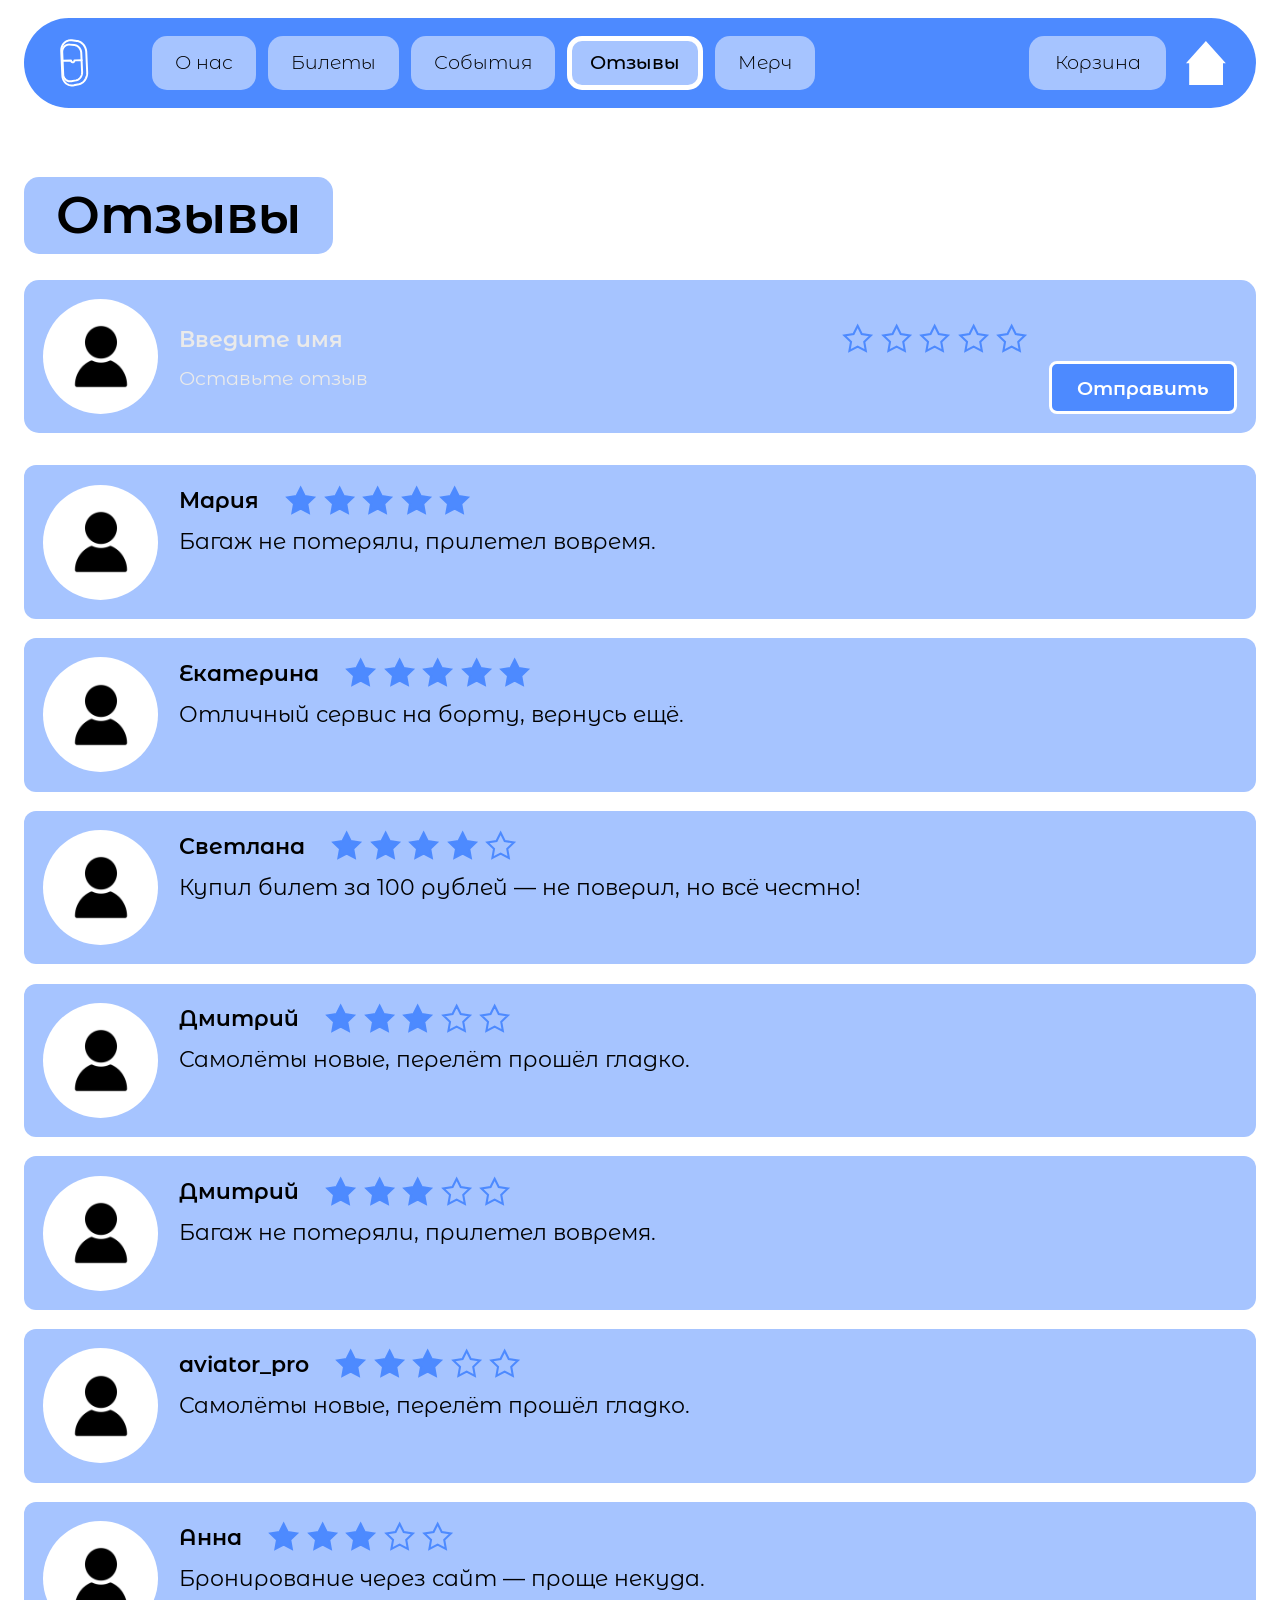
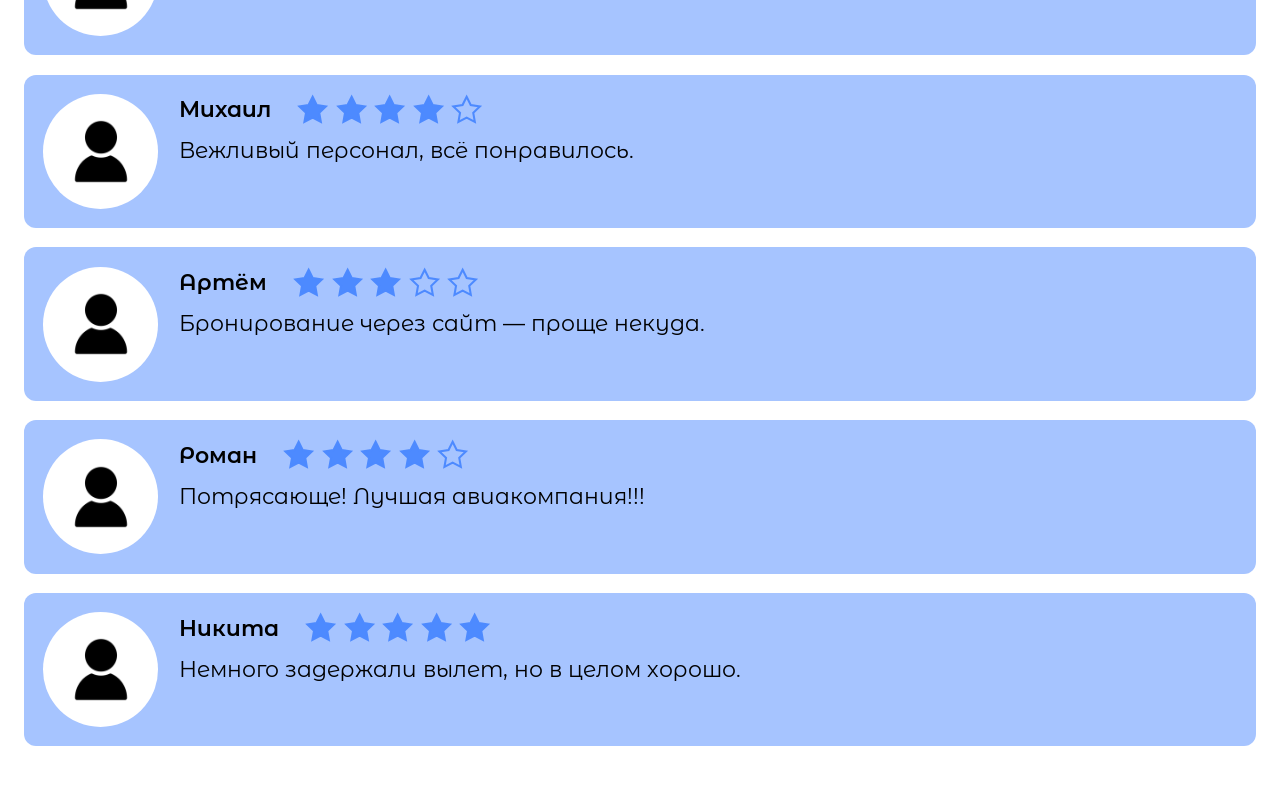
<file: reviews.html>
<!DOCTYPE html>
<html lang="ru">
<head>
  <meta charset="UTF-8">
  <meta name="viewport" content="width=device-width, initial-scale=1.0">
  <title>Отзывы — OpenWing</title>
  <link rel="stylesheet" href="styles/style.css">
</head>
<body>
  <header class="header">
    <div class="header__bar">
      <a href="404.html" class="header__logo" aria-label="OpenWing — страница 404"><svg class="logo-port" viewBox="0 0 300 380" fill="none" xmlns="http://www.w3.org/2000/svg" aria-hidden="true"><g stroke="currentColor" stroke-width="14" stroke-linecap="round" stroke-linejoin="round"><path d="M133.49 30.46 L168.73 34.66 L168.73 34.66 L174.62 35.65 L180.42 37.20 L186.10 39.28 L191.60 41.87 L196.89 44.95 L201.94 48.48 L206.72 52.43 L211.21 56.76 L215.37 61.46 L219.18 66.47 L222.63 71.77 L225.69 77.31 L228.35 83.06 L230.60 88.99 L232.42 95.04 L233.81 101.20 L234.76 107.42 L235.26 113.65 L241.70 256.54 L241.70 256.54 L241.75 262.79 L241.37 269.07 L240.54 275.32 L239.27 281.52 L237.56 287.63 L235.43 293.59 L232.88 299.39 L229.92 304.97 L226.57 310.31 L222.85 315.36 L218.78 320.08 L214.37 324.44 L209.65 328.41 L204.66 331.95 L199.41 335.02 L193.95 337.61 L188.31 339.67 L182.53 341.19 L147.81 348.54 L147.81 348.54 L141.47 349.57 L135.07 350.00 L128.66 349.80 L122.29 348.97 L116.01 347.50 L109.87 345.40 L103.93 342.66 L98.25 339.30 L92.88 335.33 L87.87 330.80 L83.27 325.72 L79.13 320.14 L75.49 314.10 L72.40 307.66 L69.88 300.87 L67.96 293.79 L66.66 286.49 L66.00 279.04 L58.26 107.03 L58.26 107.03 L58.25 99.55 L58.88 92.16 L60.16 84.94 L62.06 77.95 L64.56 71.26 L67.64 64.92 L71.26 58.99 L75.38 53.52 L79.97 48.55 L84.96 44.12 L90.32 40.26 L95.98 37.00 L101.91 34.35 L108.03 32.32 L114.30 30.92 L120.67 30.15 L127.08 30.00 L133.49 30.46 Z"/><path d="M117.82 60.93 L150.88 63.79 L150.88 63.79 L155.14 64.36 L159.35 65.34 L163.48 66.70 L167.49 68.43 L171.37 70.52 L175.08 72.94 L178.61 75.68 L181.92 78.71 L185.00 82.01 L187.83 85.55 L190.39 89.31 L192.67 93.27 L194.66 97.38 L196.33 101.63 L197.69 105.99 L198.73 110.42 L199.43 114.91 L199.80 119.41 L205.86 253.99 L205.86 253.99 L205.90 258.51 L205.60 263.04 L204.97 267.55 L204.01 272.01 L202.72 276.39 L201.11 280.67 L199.20 284.81 L196.98 288.79 L194.48 292.57 L191.71 296.13 L188.68 299.45 L185.42 302.49 L181.94 305.24 L178.27 307.67 L174.42 309.76 L170.44 311.48 L166.33 312.83 L162.14 313.78 L129.47 319.60 L129.47 319.60 L124.92 320.19 L120.34 320.36 L115.78 320.08 L111.26 319.37 L106.82 318.21 L102.49 316.62 L98.33 314.59 L94.36 312.15 L90.61 309.30 L87.13 306.07 L83.95 302.48 L81.09 298.56 L78.58 294.34 L76.45 289.86 L74.71 285.14 L73.39 280.25 L72.50 275.21 L72.05 270.07 L65.09 115.42 L65.09 115.42 L65.08 110.26 L65.51 105.16 L66.38 100.17 L67.69 95.32 L69.41 90.66 L71.52 86.23 L74.02 82.07 L76.87 78.21 L80.05 74.68 L83.52 71.51 L87.26 68.72 L91.22 66.33 L95.38 64.35 L99.70 62.80 L104.14 61.68 L108.67 61.00 L113.24 60.75 L117.82 60.93 Z"/><path d="M67.76 174.70 L127.39 173.06 L127.39 173.06 L127.84 176.02 L128.88 178.81 L130.46 181.29 L132.49 183.33 L134.88 184.82 L137.49 185.69 L140.20 185.91 L142.85 185.47 L145.34 184.40 L147.52 182.75 L149.30 180.61 L150.60 178.09 L151.35 175.30 L151.51 172.39 L202.13 171.00"/></g></svg></a>
      <nav class="nav" aria-label="Основная навигация">
        <a href="about.html" class="nav__btn" data-page="about">О нас</a>
        <a href="tickets.html" class="nav__btn" data-page="tickets">Билеты</a>
        <a href="events.html" class="nav__btn" data-page="events">События</a>
        <a href="reviews.html" class="nav__btn" data-page="reviews">Отзывы</a>
        <a href="merch.html" class="nav__btn" data-page="merch">Мерч</a>
      </nav>
      <div class="header__actions">
        <a href="cart.html" class="header__cart" id="cart-link">Корзина</a>
        <a href="index.html" class="header__home" id="home-btn" aria-label="На главную, в начало"><svg viewBox="0 0 45 45" fill="none" xmlns="http://www.w3.org/2000/svg" aria-hidden="true"><path d="M42.7193 22.6003H39.8417V44.9999H5.28822V22.6003H2.0088L22.3641 -9.96248e-05L42.7193 22.6003Z" fill="currentColor"/></svg></a>
      </div>
      <button type="button" class="header__burger" id="burger" aria-label="Меню" aria-expanded="false"><span></span><span></span><span></span></button>
    </div>
  </header>

  <main>
    <!-- DIV 1.4 — ОТЗЫВЫ -->
    <section class="section section--reviews reviews-block">
      <h2 class="reviews__title">Отзывы</h2>

      <form class="review-form" data-reviews="site" data-infinite="true" autocomplete="off">
        <span class="review__avatar"><img src="assets/images/div4/avatar.webp" alt=""></span>
        <div class="review-form__body">
          <div class="review-form__top">
            <input type="text" class="review-form__name" name="name" placeholder="Введите имя" maxlength="40" required>
            <div class="rating rating--input" data-rating-input role="radiogroup" aria-label="Оценка"></div>
          </div>
          <input type="text" class="review-form__text" name="text" placeholder="Оставьте отзыв" maxlength="300" required>
        </div>
        <button type="submit" class="review-form__submit">Отправить</button>
      </form>

      <div class="reviews__pool" data-reviews-pool aria-label="Лента отзывов"></div>
    </section>
  </main>

  <div class="nav-overlay" id="nav-overlay"></div>
  <script src="scripts/catalog.js"></script>
  <script src="scripts/main.js"></script>
  <script src="scripts/reviews.js"></script>
</body>
</html>
</file>
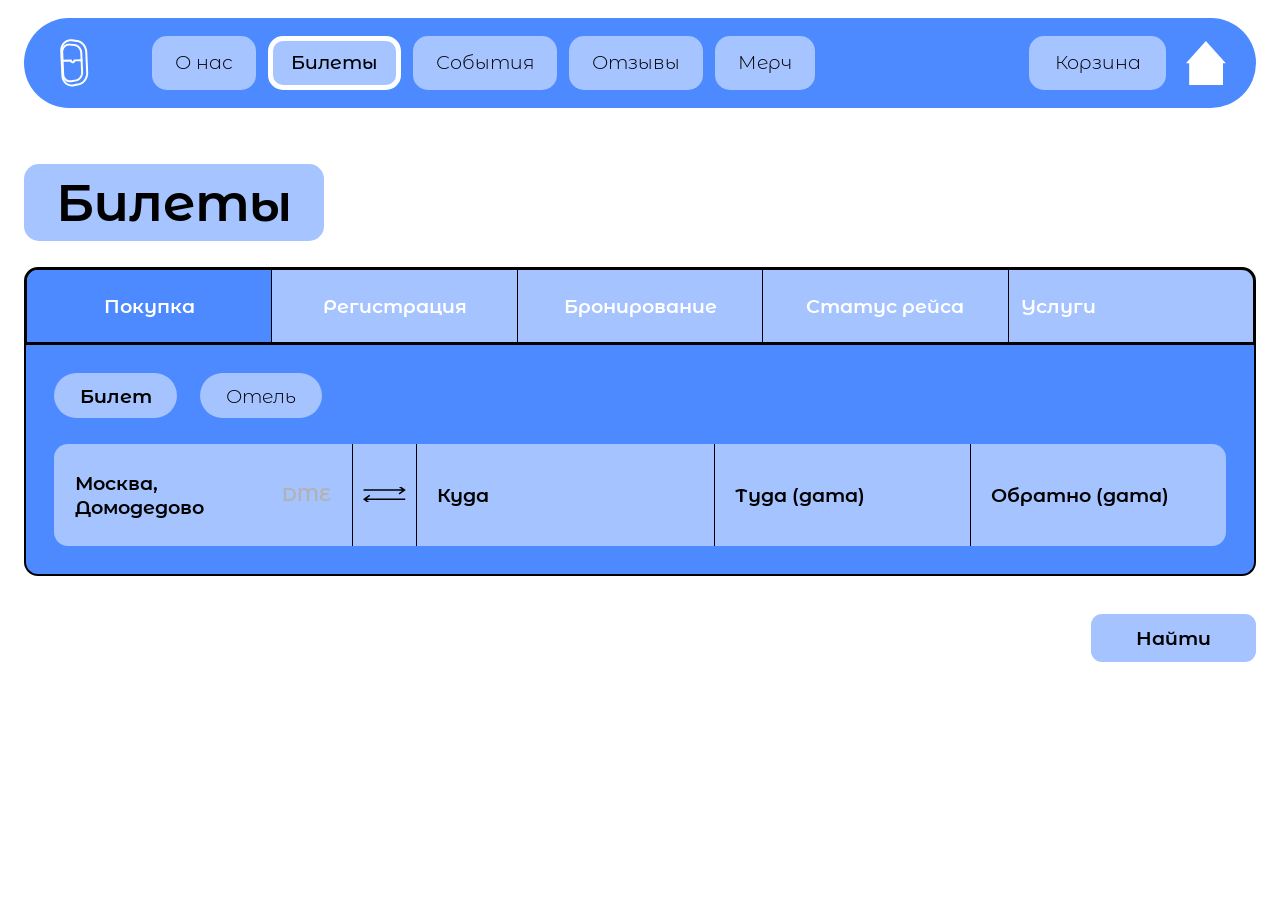
<file: tickets.html>
<!DOCTYPE html>
<html lang="ru">
<head>
  <meta charset="UTF-8">
  <meta name="viewport" content="width=device-width, initial-scale=1.0">
  <title>Билеты — OpenWing</title>
  <link rel="stylesheet" href="styles/style.css">
</head>
<body>
  <header class="header">
    <div class="header__bar">
      <a href="404.html" class="header__logo" aria-label="OpenWing — страница 404"><svg class="logo-port" viewBox="0 0 300 380" fill="none" xmlns="http://www.w3.org/2000/svg" aria-hidden="true"><g stroke="currentColor" stroke-width="14" stroke-linecap="round" stroke-linejoin="round"><path d="M133.49 30.46 L168.73 34.66 L168.73 34.66 L174.62 35.65 L180.42 37.20 L186.10 39.28 L191.60 41.87 L196.89 44.95 L201.94 48.48 L206.72 52.43 L211.21 56.76 L215.37 61.46 L219.18 66.47 L222.63 71.77 L225.69 77.31 L228.35 83.06 L230.60 88.99 L232.42 95.04 L233.81 101.20 L234.76 107.42 L235.26 113.65 L241.70 256.54 L241.70 256.54 L241.75 262.79 L241.37 269.07 L240.54 275.32 L239.27 281.52 L237.56 287.63 L235.43 293.59 L232.88 299.39 L229.92 304.97 L226.57 310.31 L222.85 315.36 L218.78 320.08 L214.37 324.44 L209.65 328.41 L204.66 331.95 L199.41 335.02 L193.95 337.61 L188.31 339.67 L182.53 341.19 L147.81 348.54 L147.81 348.54 L141.47 349.57 L135.07 350.00 L128.66 349.80 L122.29 348.97 L116.01 347.50 L109.87 345.40 L103.93 342.66 L98.25 339.30 L92.88 335.33 L87.87 330.80 L83.27 325.72 L79.13 320.14 L75.49 314.10 L72.40 307.66 L69.88 300.87 L67.96 293.79 L66.66 286.49 L66.00 279.04 L58.26 107.03 L58.26 107.03 L58.25 99.55 L58.88 92.16 L60.16 84.94 L62.06 77.95 L64.56 71.26 L67.64 64.92 L71.26 58.99 L75.38 53.52 L79.97 48.55 L84.96 44.12 L90.32 40.26 L95.98 37.00 L101.91 34.35 L108.03 32.32 L114.30 30.92 L120.67 30.15 L127.08 30.00 L133.49 30.46 Z"/><path d="M117.82 60.93 L150.88 63.79 L150.88 63.79 L155.14 64.36 L159.35 65.34 L163.48 66.70 L167.49 68.43 L171.37 70.52 L175.08 72.94 L178.61 75.68 L181.92 78.71 L185.00 82.01 L187.83 85.55 L190.39 89.31 L192.67 93.27 L194.66 97.38 L196.33 101.63 L197.69 105.99 L198.73 110.42 L199.43 114.91 L199.80 119.41 L205.86 253.99 L205.86 253.99 L205.90 258.51 L205.60 263.04 L204.97 267.55 L204.01 272.01 L202.72 276.39 L201.11 280.67 L199.20 284.81 L196.98 288.79 L194.48 292.57 L191.71 296.13 L188.68 299.45 L185.42 302.49 L181.94 305.24 L178.27 307.67 L174.42 309.76 L170.44 311.48 L166.33 312.83 L162.14 313.78 L129.47 319.60 L129.47 319.60 L124.92 320.19 L120.34 320.36 L115.78 320.08 L111.26 319.37 L106.82 318.21 L102.49 316.62 L98.33 314.59 L94.36 312.15 L90.61 309.30 L87.13 306.07 L83.95 302.48 L81.09 298.56 L78.58 294.34 L76.45 289.86 L74.71 285.14 L73.39 280.25 L72.50 275.21 L72.05 270.07 L65.09 115.42 L65.09 115.42 L65.08 110.26 L65.51 105.16 L66.38 100.17 L67.69 95.32 L69.41 90.66 L71.52 86.23 L74.02 82.07 L76.87 78.21 L80.05 74.68 L83.52 71.51 L87.26 68.72 L91.22 66.33 L95.38 64.35 L99.70 62.80 L104.14 61.68 L108.67 61.00 L113.24 60.75 L117.82 60.93 Z"/><path d="M67.76 174.70 L127.39 173.06 L127.39 173.06 L127.84 176.02 L128.88 178.81 L130.46 181.29 L132.49 183.33 L134.88 184.82 L137.49 185.69 L140.20 185.91 L142.85 185.47 L145.34 184.40 L147.52 182.75 L149.30 180.61 L150.60 178.09 L151.35 175.30 L151.51 172.39 L202.13 171.00"/></g></svg></a>
      <nav class="nav" aria-label="Основная навигация">
        <a href="about.html" class="nav__btn" data-page="about">О нас</a>
        <a href="tickets.html" class="nav__btn" data-page="tickets">Билеты</a>
        <a href="events.html" class="nav__btn" data-page="events">События</a>
        <a href="reviews.html" class="nav__btn" data-page="reviews">Отзывы</a>
        <a href="merch.html" class="nav__btn" data-page="merch">Мерч</a>
      </nav>
      <div class="header__actions">
        <a href="cart.html" class="header__cart" id="cart-link">Корзина</a>
        <a href="index.html" class="header__home" id="home-btn" aria-label="На главную, в начало"><svg viewBox="0 0 45 45" fill="none" xmlns="http://www.w3.org/2000/svg" aria-hidden="true"><path d="M42.7193 22.6003H39.8417V44.9999H5.28822V22.6003H2.0088L22.3641 -9.96248e-05L42.7193 22.6003Z" fill="currentColor"/></svg></a>
      </div>
      <button type="button" class="header__burger" id="burger" aria-label="Меню" aria-expanded="false"><span></span><span></span><span></span></button>
    </div>
  </header>

  <main>
    <!-- DIV 1.2 — БИЛЕТЫ -->
    <section class="section section--booking">
      <h2 class="booking__title">Билеты</h2>

      <div class="booking__tabs" role="tablist" aria-label="Тип операции">
        <button type="button" class="tab" data-tab="purchase" aria-selected="true">Покупка</button>
        <button type="button" class="tab" data-tab="registration" aria-selected="false">Регистрация</button>
        <button type="button" class="tab" data-tab="booking" aria-selected="false">Бронирование</button>
        <button type="button" class="tab" data-tab="status" aria-selected="false">Статус рейса</button>
        <a class="tab" href="pricing.html">Услуги</a>
      </div>

      <!-- Содержимое формы рендерит scripts/booking.js по активной вкладке -->
      <div class="booking__panel" id="booking-panel"></div>
      <div class="booking__bottom" id="booking-bottom"></div>
    </section>
  </main>

  <div class="nav-overlay" id="nav-overlay"></div>
  <script src="scripts/catalog.js"></script>
  <script src="scripts/main.js"></script>
  <script src="scripts/booking.js"></script>
</body>
</html>
</file>
<file: styles/style.css>
@import url("reset.css");
@import url("fonts.css");
@import url("main.css");
@import url("adaptive.css");
</file>
